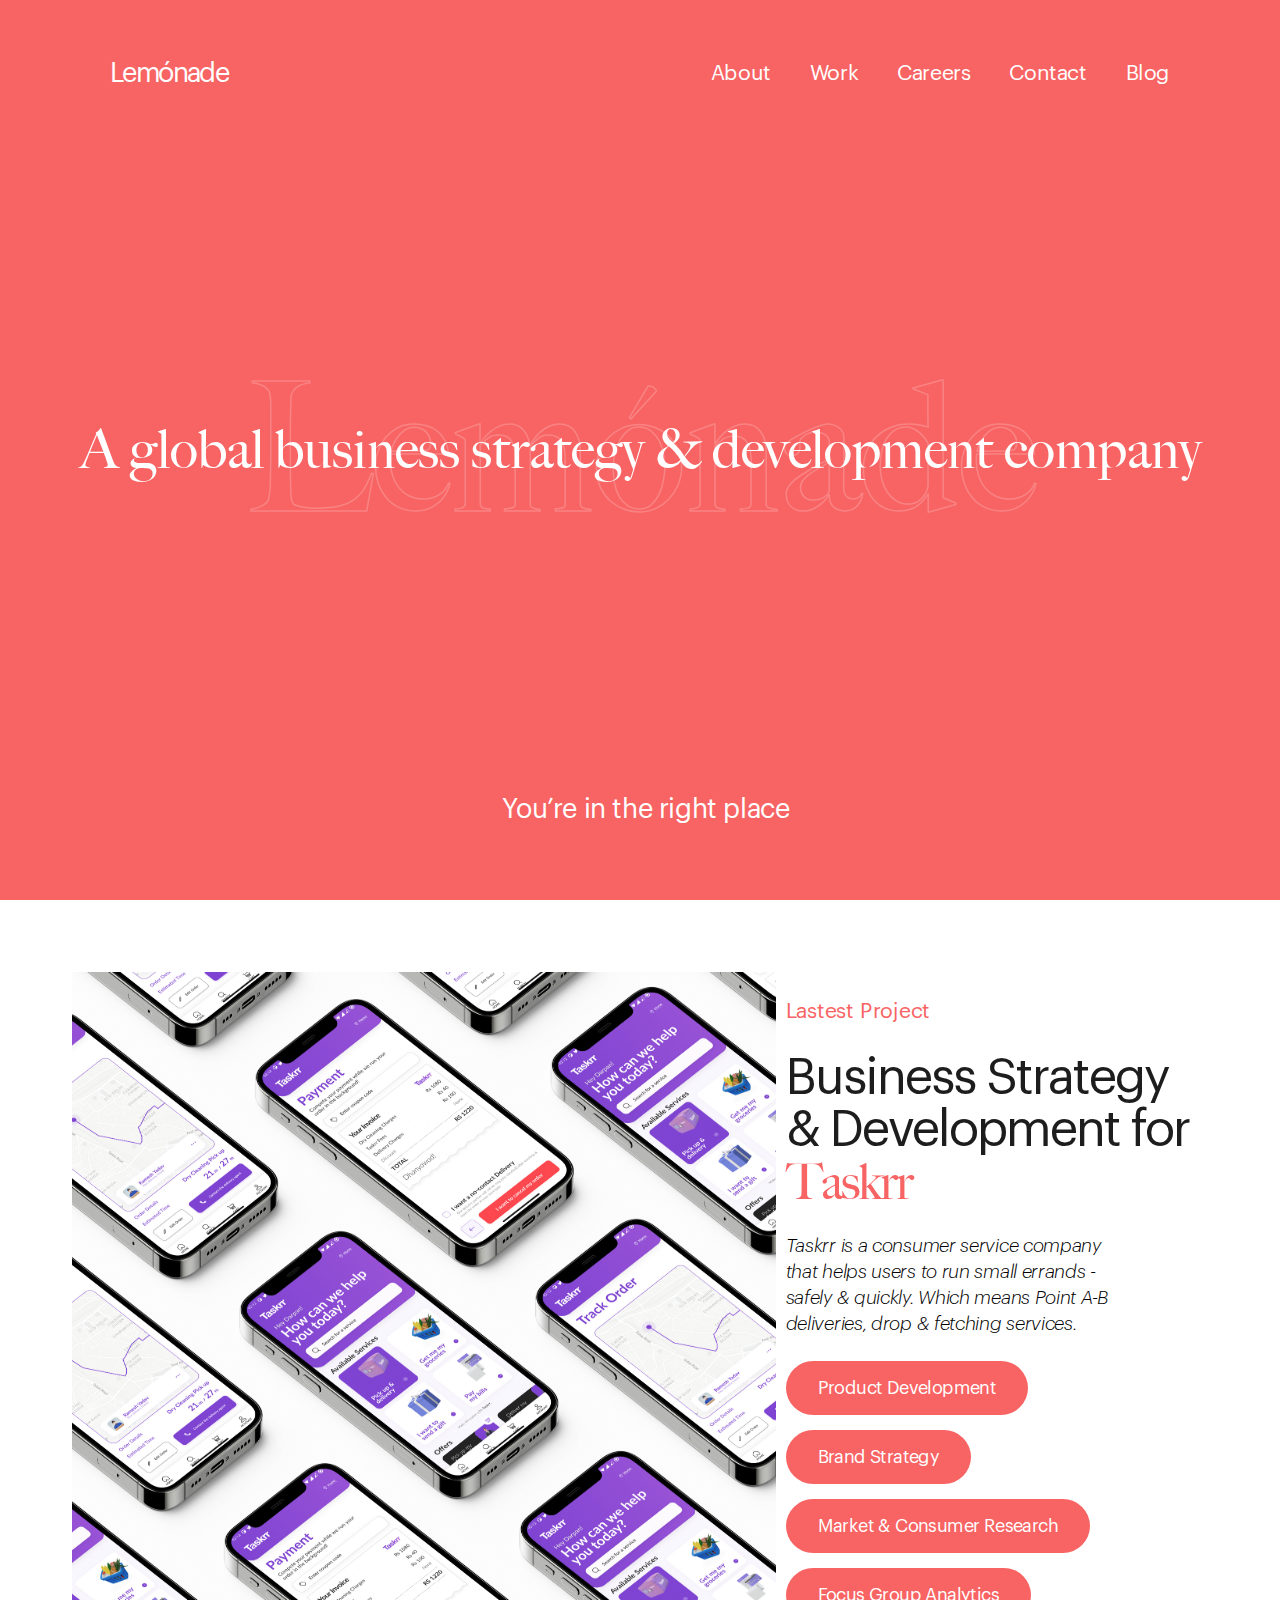
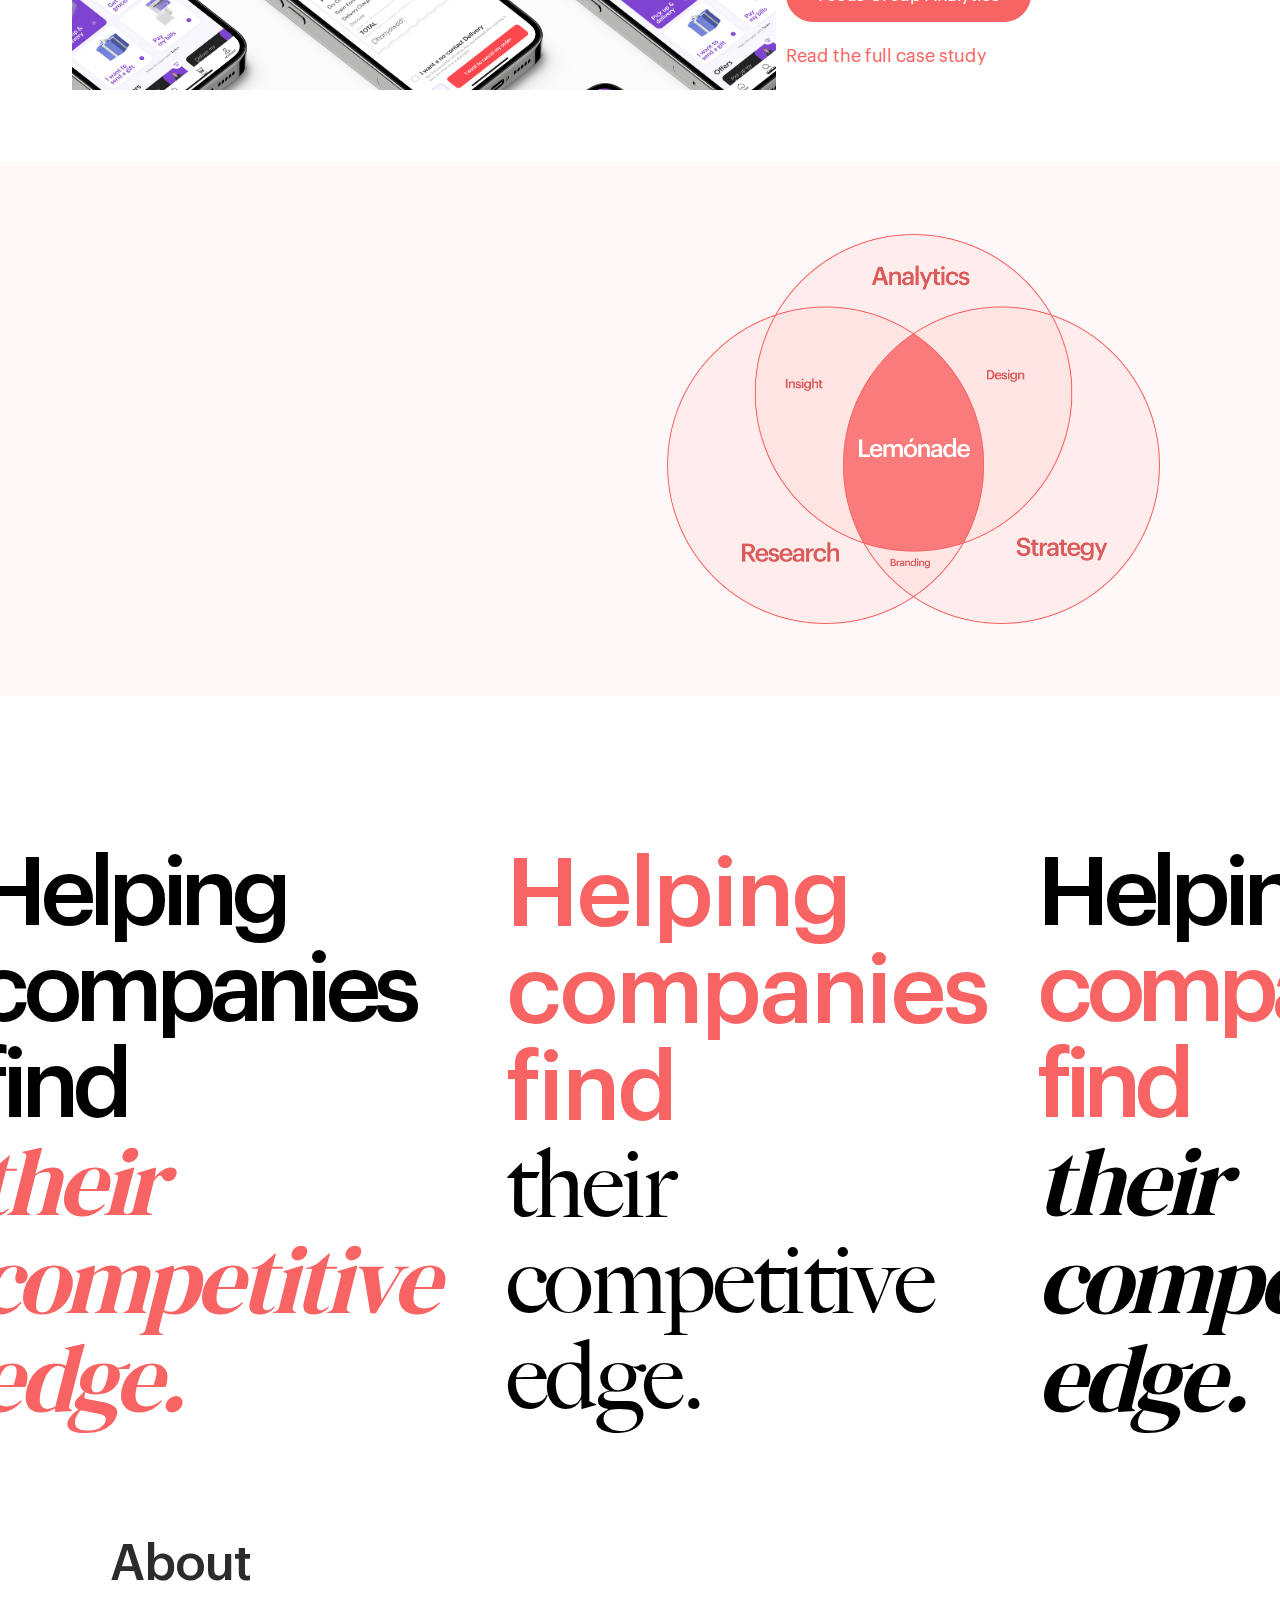
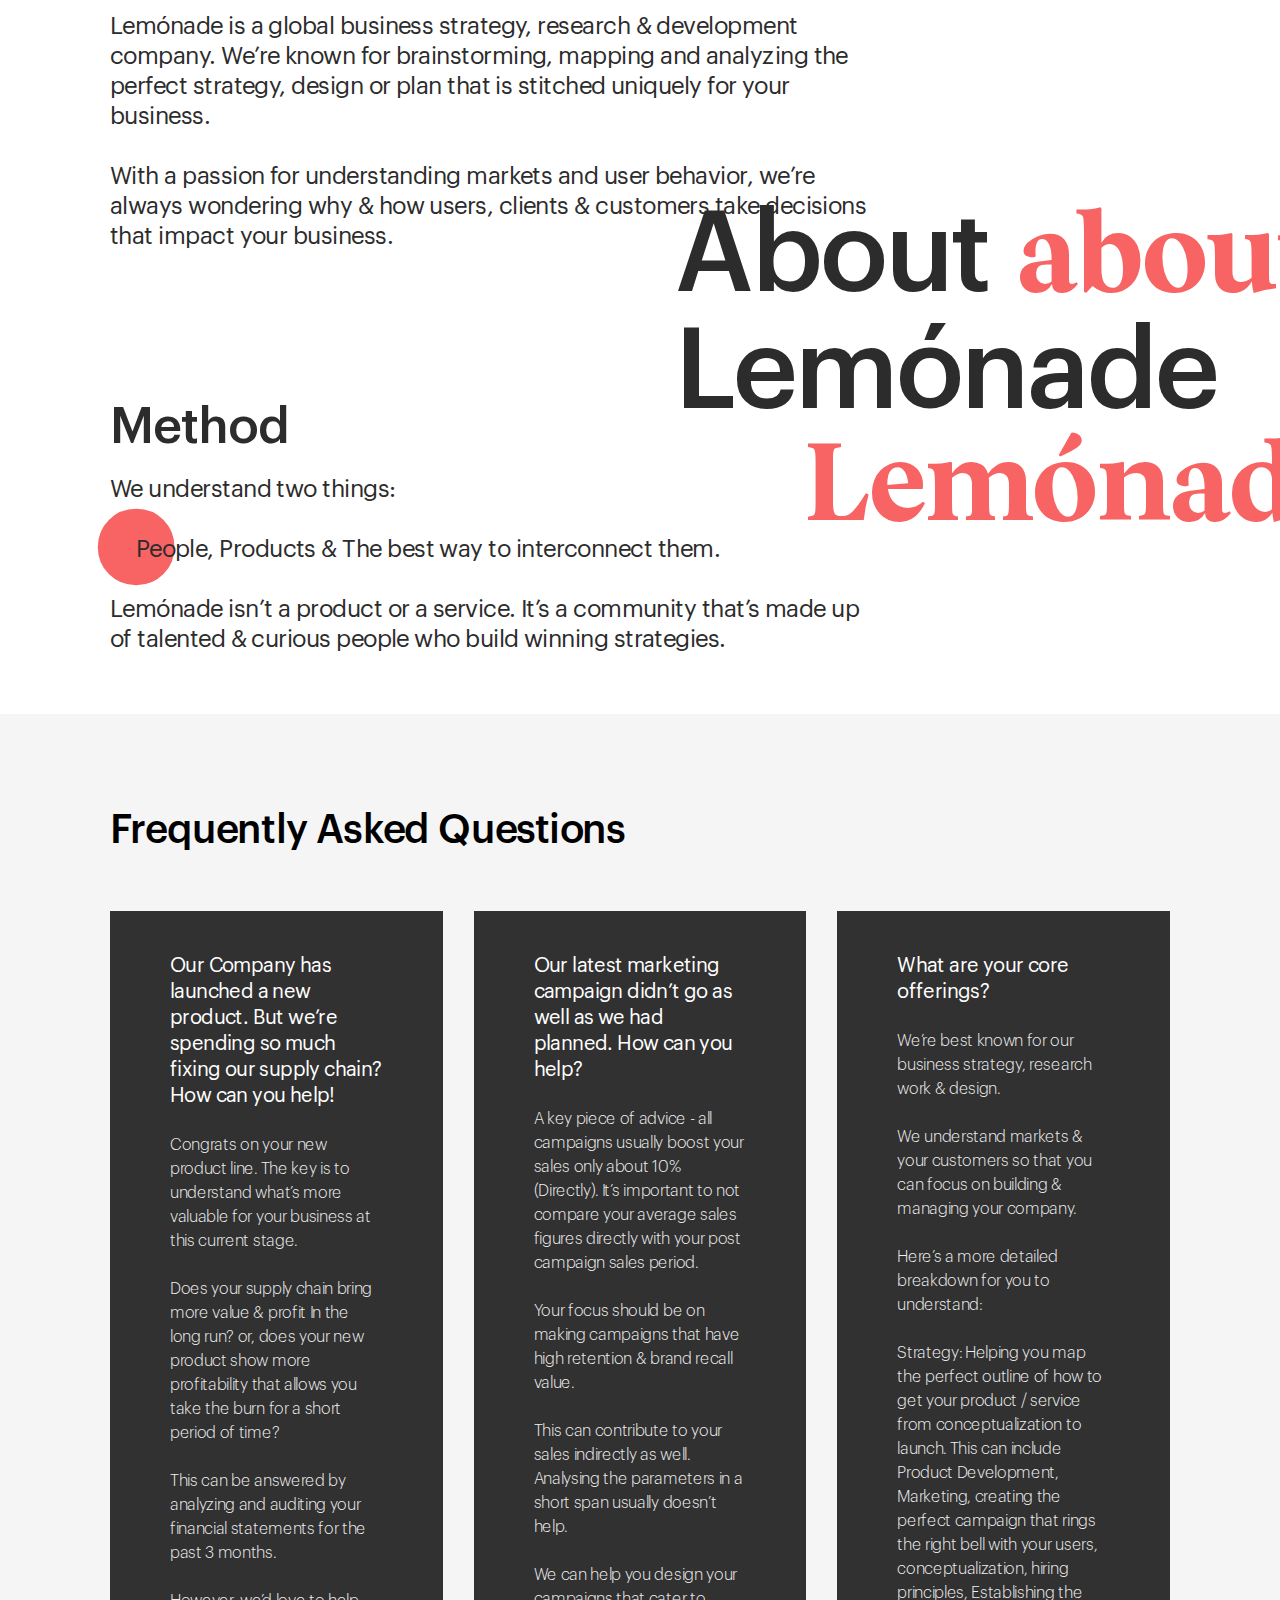
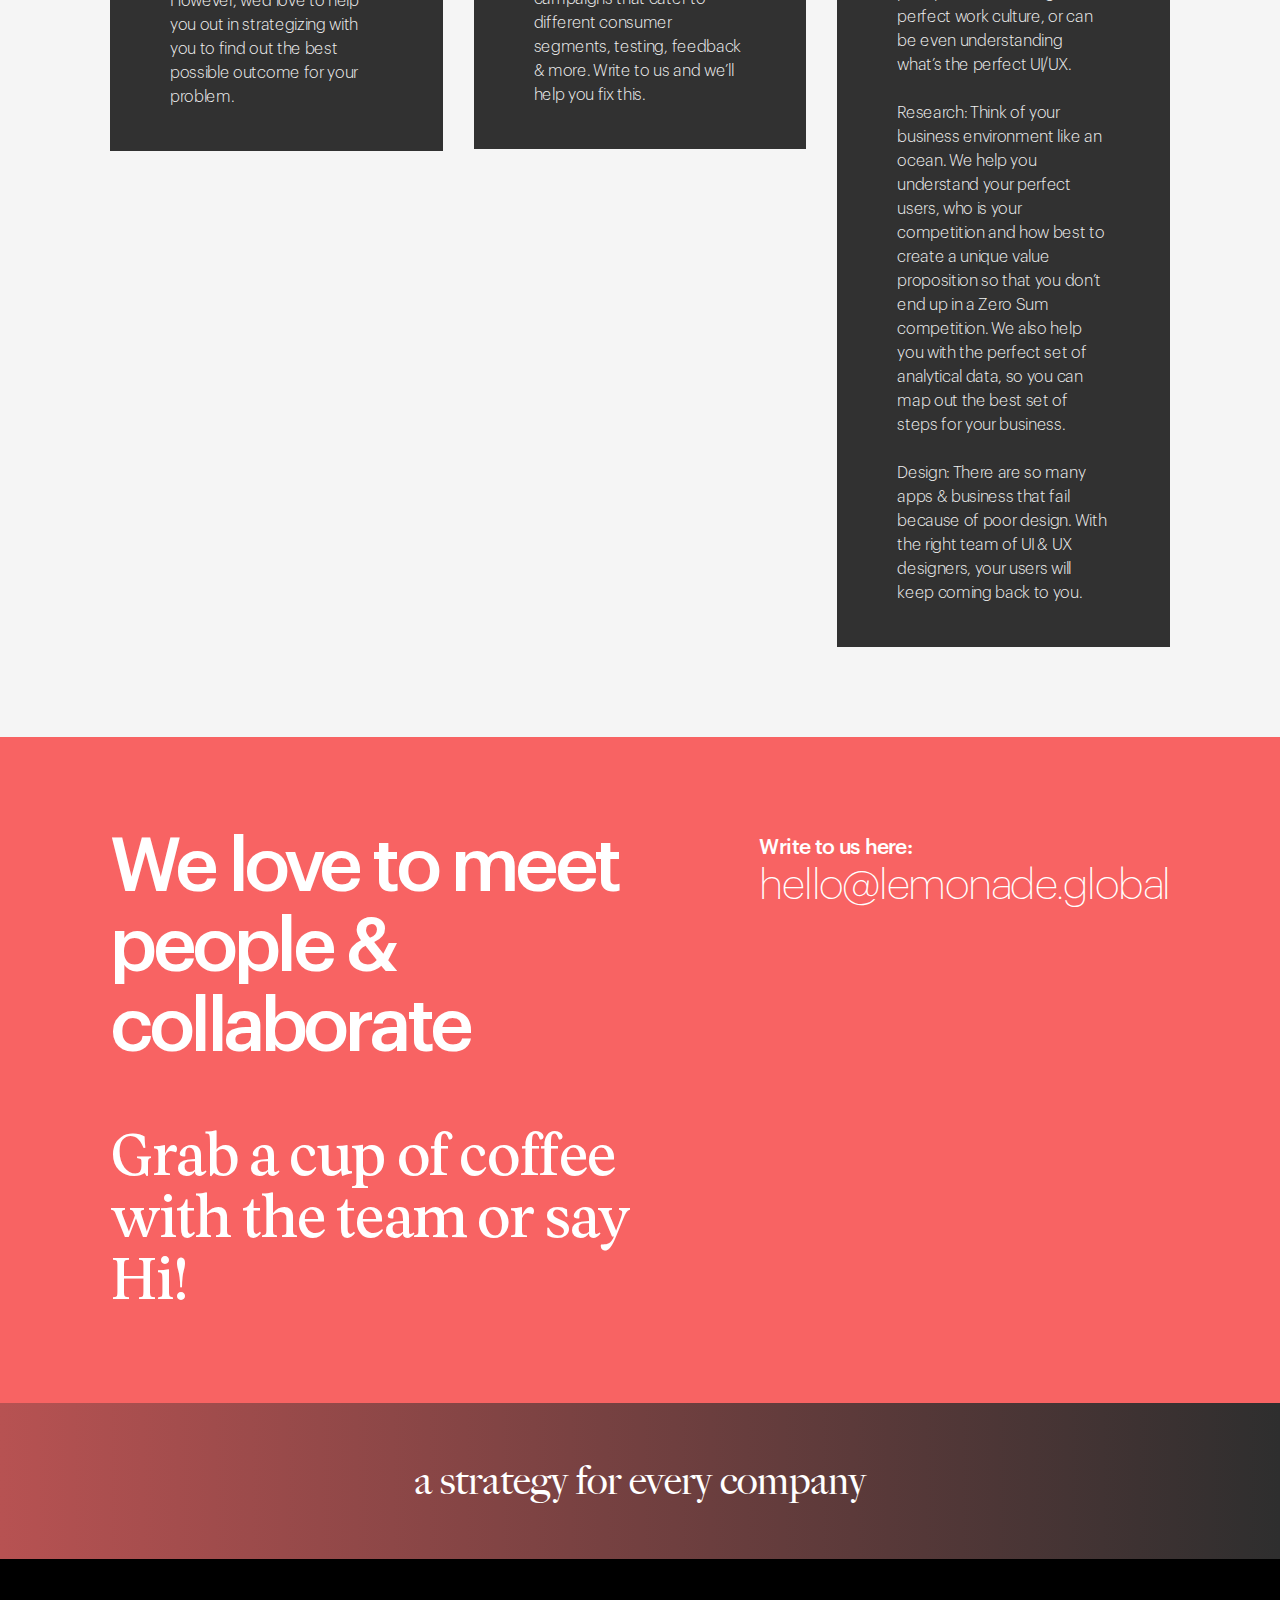
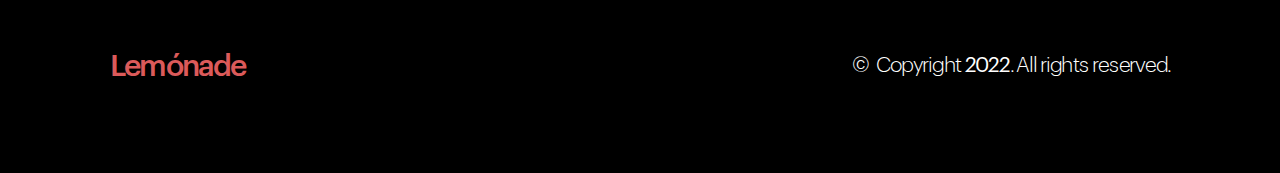
<file: index.html>
<!DOCTYPE html>
<html>
<head>
    <meta charset="UTF-8">
    <meta http-equiv="X-UA-Compatible" content="IE=edge">
    <meta name="viewport" content="width=device-width, initial-scale=1.0">
    <link rel="stylesheet" href="css/index.css">
    
    <link rel="stylesheet" href="fonts/vesterbro/vesterbro.css">
    <link rel="stylesheet" href="fonts/graphik/graphik.css">
    <link rel="stylesheet" href="fonts/bigCaslon/bigCaslon.css">
    <link rel="stylesheet" href="fonts/dmSerif/dmSerif.css">
    
    <link rel="stylesheet" href="https://pro.fontawesome.com/releases/v5.10.0/css/all.css" integrity="sha384-AYmEC3Yw5cVb3ZcuHtOA93w35dYTsvhLPVnYs9eStHfGJvOvKxVfELGroGkvsg+p" crossorigin="anonymous"/>
    <title>Lemonade</title>
</head>

<body>
    <nav>
        <a href="index.html"> 
            <label class="logo">
                Lemónade
            </label> 
        </a>
        <div class="openMenu"><i class="fa fa-bars"></i></div>
        <ul class="mainMenu">
            <li><a class="a" href="#about">About</a></li>
            <li><a class="a" href="work.html">Work</a></li>
            <li><a class="a" href="career.html">Careers</a></li>
            <li><a class="a" href="#contact">Contact</a></li>
            <li><a class="a" href="#">Blog</a></li>
            
            <div class="closeMenu"><i class="fa fa-times"></i></div>
            
            <!-- <span class="icons">
                <i class="fab fa-facebook"></i>
                <i class="fab fa-instagram"></i>
                <i class="fab fa-twitter"></i>
                <i class="fab fa-github"></i>
            </span> -->
        </ul>
    </nav>

    <div class="hero">
        <h1 class="title">
            A global business strategy & development company
        </h1>

        <h1 class="watermark">
            Lemónade
        </h1>

        <div class="scroll">
            <h2> <i class="fas fa-long-arrow-down" style="margin-right: 12px;"> </i>You’re in the right place </h2>
        </div>
    </div>

    <div class="latest">
        <img src="images/Project.png" alt="" class="leftImage" />

        <div class="projectInfo">
            <div class="content">
                <h4>Lastest Project</h4>

                <h1>
                    Business Strategy &
                    Development for <span>Taskrr</span>
                </h1>

                <p class="aboutProject">
                    Taskrr is a consumer service company that helps users to run small errands - safely & quickly. Which means Point A-B deliveries, drop & fetching services.
                </p>

                <div class="tags">
                        <div class="tag">Product Development</div>
                        <div class="tag">Brand Strategy</div>
                        <div class="tag">Market & Consumer Research</div>
                        <div class="tag">Focus Group Analytics</div>
                </div>

                <p class="readMore">
                    Read the full case study <i class="fas fa-long-arrow-right"></i>
                </p>
            </div>
        </div>
    </div>

    <div class="vennDiagram">
        <img src="images/Venn Diagram.png" alt="">
    </div>

    <div class="boldText">
        <div class="first">
            Helping companies find <span>their competitive edge. </span>
        </div>

        <div class="second">
            <span>Helping companies find </span>their competitive edge. 
        </div>

        <div class="third">
            Helping <span class="red">companies find </span><span>their competitive edge.</span>
        </div>
    </div>

    <div class="about" id="about">
        <div class="left">
            <div class="company">
                <div class="heading">About</div>
                <p>
                    Lemónade is a global business strategy, research & development company. We’re known for brainstorming, mapping and analyzing the perfect strategy, design or plan that is stitched uniquely for your business. <br/> <br/>
                    With a passion for understanding markets and user behavior, we’re always wondering why & how users, clients & customers take decisions that impact your business.
                </p>
            </div>

            <div class="method">
                <div class="heading">Method</div>
                <p>
                    We understand two things: <br/> <br/> 
                    <span>People, Products & The best way to interconnect them. <br/> <br/> </span>
                    Lemónade isn’t a product or a service. It’s a community that’s made up of talented & curious people who build winning strategies.
                </p>
            </div>
        </div>
        <div class="right">
            <div class="title">
                About <span>about</span><br> 
                Lemónade <br>
                <span class="bottom">&nbsp;Lemónade </span>
            </div>
        </div>
    </div>

    <div class="faq">
        <h1>Frequently Asked Questions</h1>

        <div class="row">
            <div class="question">
                <h3 class="heading">
                    Our Company has launched a new product. But we’re spending so much fixing our supply chain? How can you help!
                </h3>
                <p class="answer">
                    Congrats on your new product line. The key is to understand what’s more valuable for your business at this current stage. <br> <br> 
                    Does your supply chain bring more value & profit In the long run? or, does your new product show more profitability that allows you take the burn for a short period of time? <br> <br>
                    This can be answered by analyzing and auditing your financial statements for the past 3 months. <br> <br>
                    However, we’d love to help you out in strategizing with you to find out the best possible outcome for your problem.
                </p>
            </div>

            <div class="question">
                <h3 class="heading">
                    Our latest marketing campaign didn’t go as well as we had planned. How can you help?
                </h3>
                <p class="answer">
                    A key piece of advice - all campaigns usually boost your sales only about 10% (Directly). It’s important to not compare your average sales figures directly with your post campaign sales period. <br> <br>
                    Your focus should be on making campaigns that have high retention & brand recall value. <br> <br> This can contribute to your sales indirectly as well. Analysing the parameters in a short span usually doesn’t help. <br> <br> 
                    We can help you design your campaigns that cater to different consumer segments, testing, feedback & more. Write to us and we’ll help you fix this.
                </p>
            </div>

            <div class="question">
                <h3 class="heading">
                    What are your core offerings?
                </h3>
                <p class="answer">
                    We’re best known for our business strategy, research work & design. <br> <br>
                    We understand markets & your customers so that you can focus on building & managing your company. <br> <br>
                    Here’s a more detailed breakdown for you to understand: <br> <br> 
                    Strategy: Helping you map the perfect outline of how to get your product / service from conceptualization to launch. This can include Product Development, Marketing, creating the perfect campaign that rings the right bell with your users, conceptualization, hiring principles, Establishing the perfect work culture, or can be even understanding what’s the perfect UI/UX. <br> <br> 
                    Research: Think of your business environment like an ocean. We help you understand your perfect users, who is your competition and how best to create a unique value proposition so that you don’t end up in a Zero Sum competition. We also help you with the perfect set of analytical data, so you can map out the best set of steps for your business. <br> <br> 
                    Design: There are so many apps & business that fail because of poor design. With the right team of UI & UX designers, your users will keep coming back to you.
                </p>
            </div>
        </div>
        <a name="contact">
            <div class="contact">
                <h1>Got a question? <span>Let’s hear it.</span></h1>
            </div>
        </a>
    </div>        

    <div class="meet">
        <div class="left">
            <h1>
                We love to meet <br> people & collaborate
            </h1>

            <h2>
                Grab a cup of coffee with the team or say Hi!
            </h2>
        </div>
        <div class="right">
            <h3>Write to us here:</h3>
            <a href="mailto:hello@lemonade.global">
                <h1>hello@lemonade.global</h1>
            </a>
        </div>
    </div>

    <div class="tagline">
        a strategy for every company
    </div>

    <footer>
        <h1>Lemónade</h1>
        <h4>&copy; &nbsp;Copyright <span>2022</span>. All rights reserved.</h4>
    </footer>

    <script src="script.js"></script>
</body>

</html>
</file>
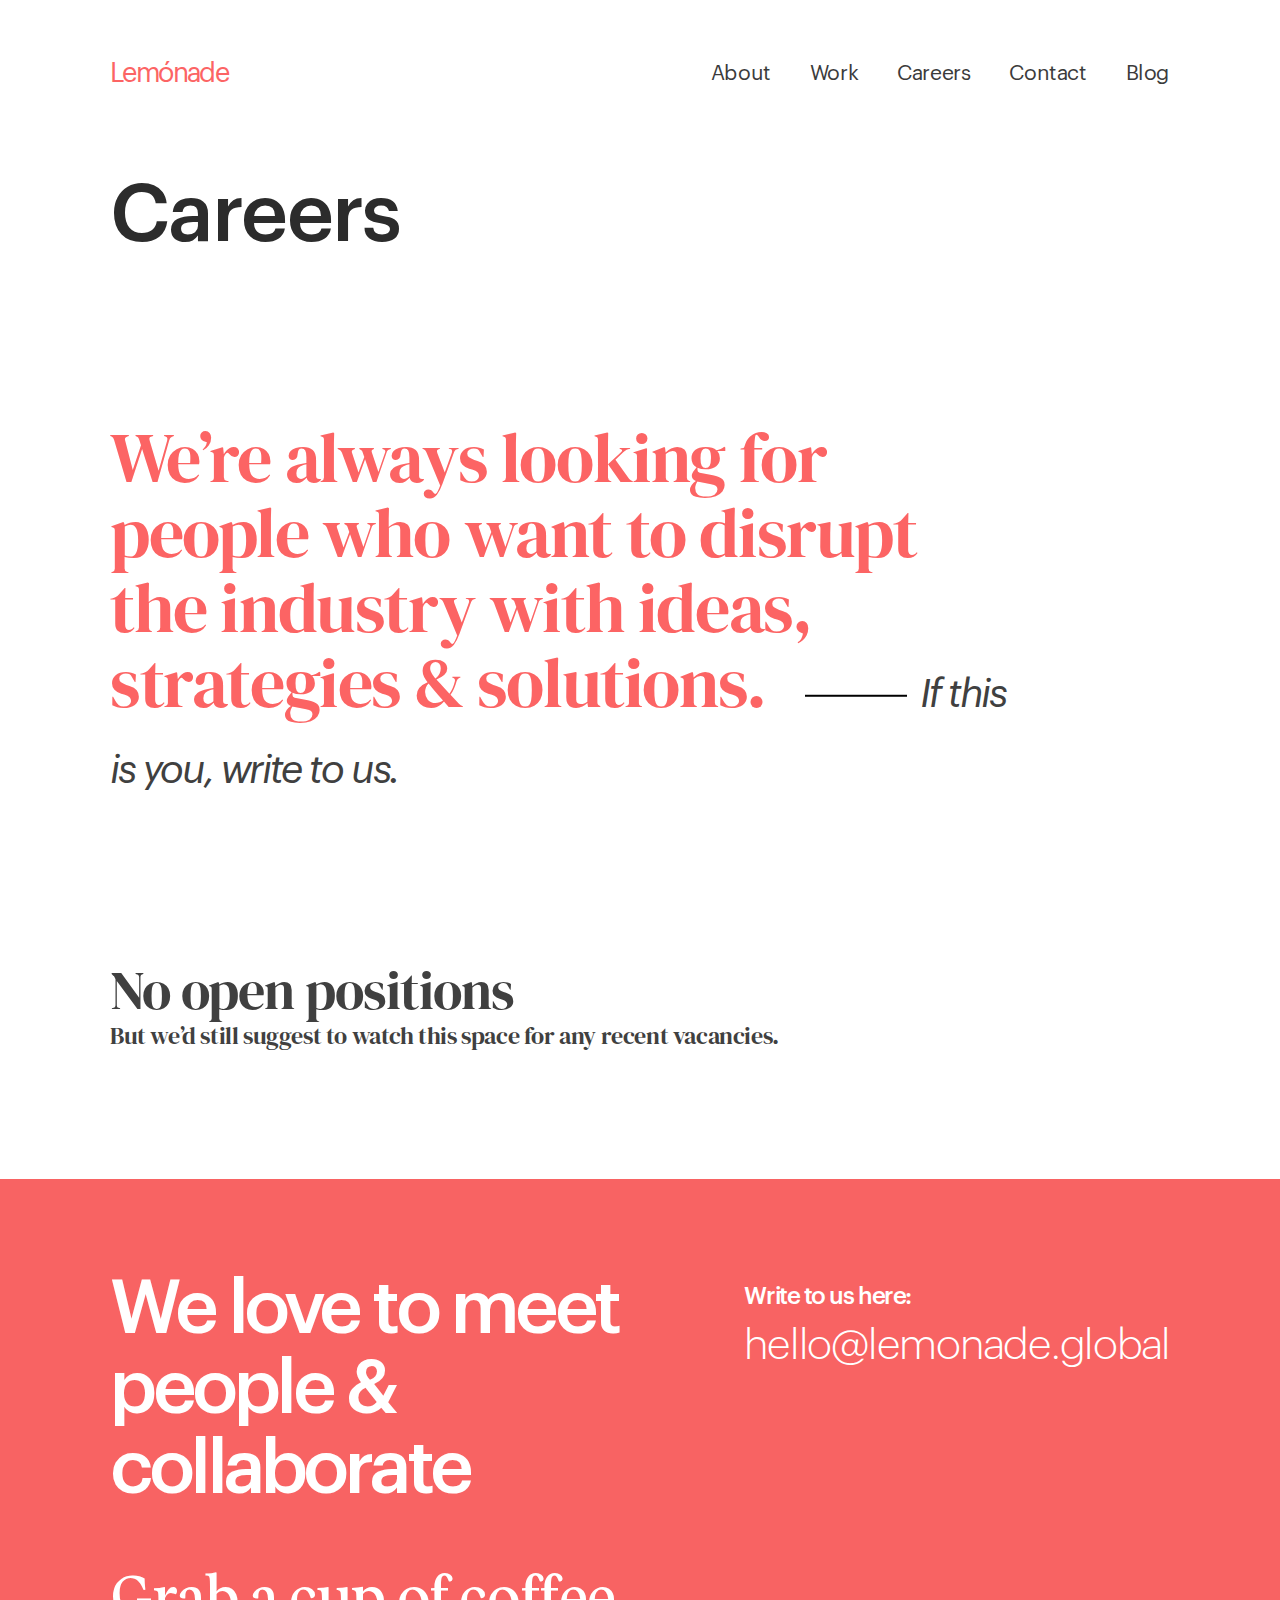
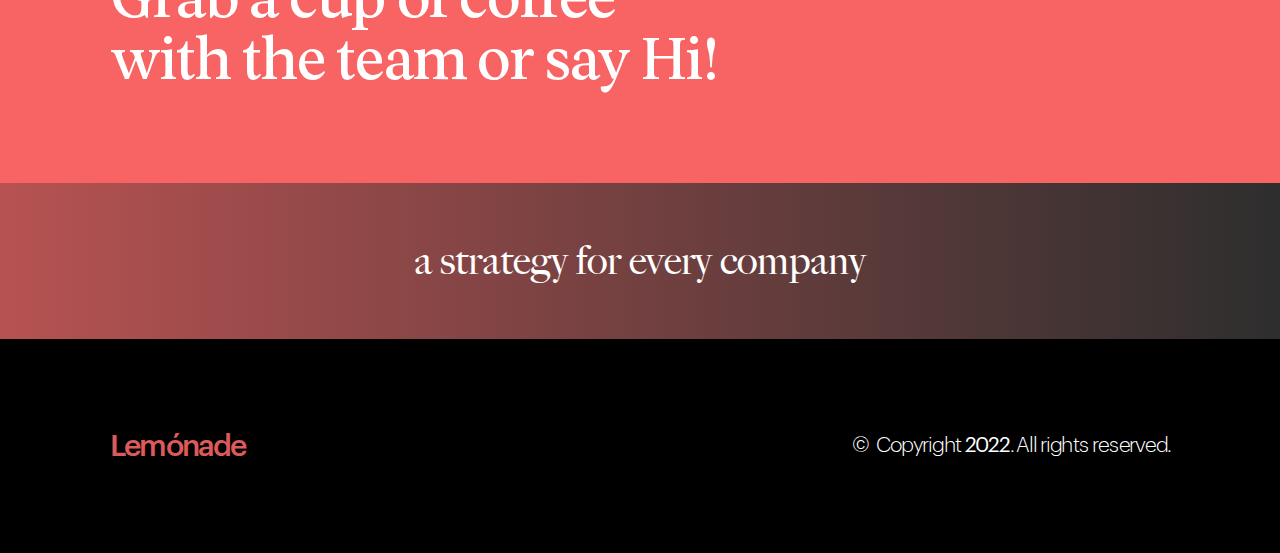
<file: career.html>
<!DOCTYPE html>
<html>
<head>
    <meta charset="UTF-8">
    <meta http-equiv="X-UA-Compatible" content="IE=edge">
    <meta name="viewport" content="width=device-width, initial-scale=1.0">
    <link rel="stylesheet" href="css/career.css">

    <link rel="stylesheet" href="fonts/vesterbro/vesterbro.css">
    <link rel="stylesheet" href="fonts/graphik/graphik.css">
    <link rel="stylesheet" href="fonts/bigCaslon/bigCaslon.css">
    <link rel="stylesheet" href="fonts/dmSerif/dmSerif.css">
    
    <!-- <link rel="stylesheet prefetch" href="https://cdn.rawgit.com/mfd/e7842774e037edf15919037594a79b2b/raw/665bdfc532094318449f1010323c84013d5af953/graphik.css"> -->
    <link rel="stylesheet" href="https://pro.fontawesome.com/releases/v5.10.0/css/all.css" integrity="sha384-AYmEC3Yw5cVb3ZcuHtOA93w35dYTsvhLPVnYs9eStHfGJvOvKxVfELGroGkvsg+p" crossorigin="anonymous"/>
    <link rel="stylesheet" href="https://maxcdn.bootstrapcdn.com/font-awesome/4.4.0/css/font-awesome.min.css">
    <title>Lemonade</title>
</head>

<body>
    <nav>
        <a href="index.html"> 
            <label class="logo">
                Lemónade
            </label> 
        </a>
        <div class="openMenu"><i class="fa fa-bars"></i></div>
        <ul class="mainMenu">
            <li><a class="a" href="#about">About</a></li>
            <li><a class="a" href="work.html">Work</a></li>
            <li><a class="a" href="career.html">Careers</a></li>
            <li><a class="a" href="#contact">Contact</a></li>
            <li><a class="a" href="#">Blog</a></li>
            
            <div class="closeMenu"><i class="fa fa-times"></i></div>
            
            <!-- <span class="icons">
                <i class="fab fa-facebook"></i>
                <i class="fab fa-instagram"></i>
                <i class="fab fa-twitter"></i>
                <i class="fab fa-github"></i>
            </span> -->
        </ul>
    </nav>

    <h1 class="pageTitle">
        Careers
    </h1>

    <h1 class="quote">
        We’re always looking for people who want to disrupt the industry with ideas, strategies & solutions.
        <span>If this is you, write to us.</span>
    </h1>

    <div class="positions">
        <h3>No open positions</h3>
        <h5>But we’d still suggest to watch this space for any recent vacancies.</h5>
    </div>

    <div class="meet">
        <div class="left">
            <h1>
                We love to meet <br> people & collaborate
            </h1>

            <h2>
                Grab a cup of coffee with the team or say Hi!
            </h2>
        </div>
        <div class="right">
            <h3>Write to us here:</h3>
            <a href="mailto:hello@lemonade.global">
                <h1>hello@lemonade.global</h1>
            </a>
        </div>
    </div>

    <div class="tagline">
        a strategy for every company
    </div>

    <footer>
        <a href="#"><h1>Lemónade</h1> </a>
        <h4>&copy; &nbsp;Copyright <span>2022</span>. All rights reserved.</h4>
    </footer>
    
    <script src="script.js"></script>
</body>

</html>
</file>
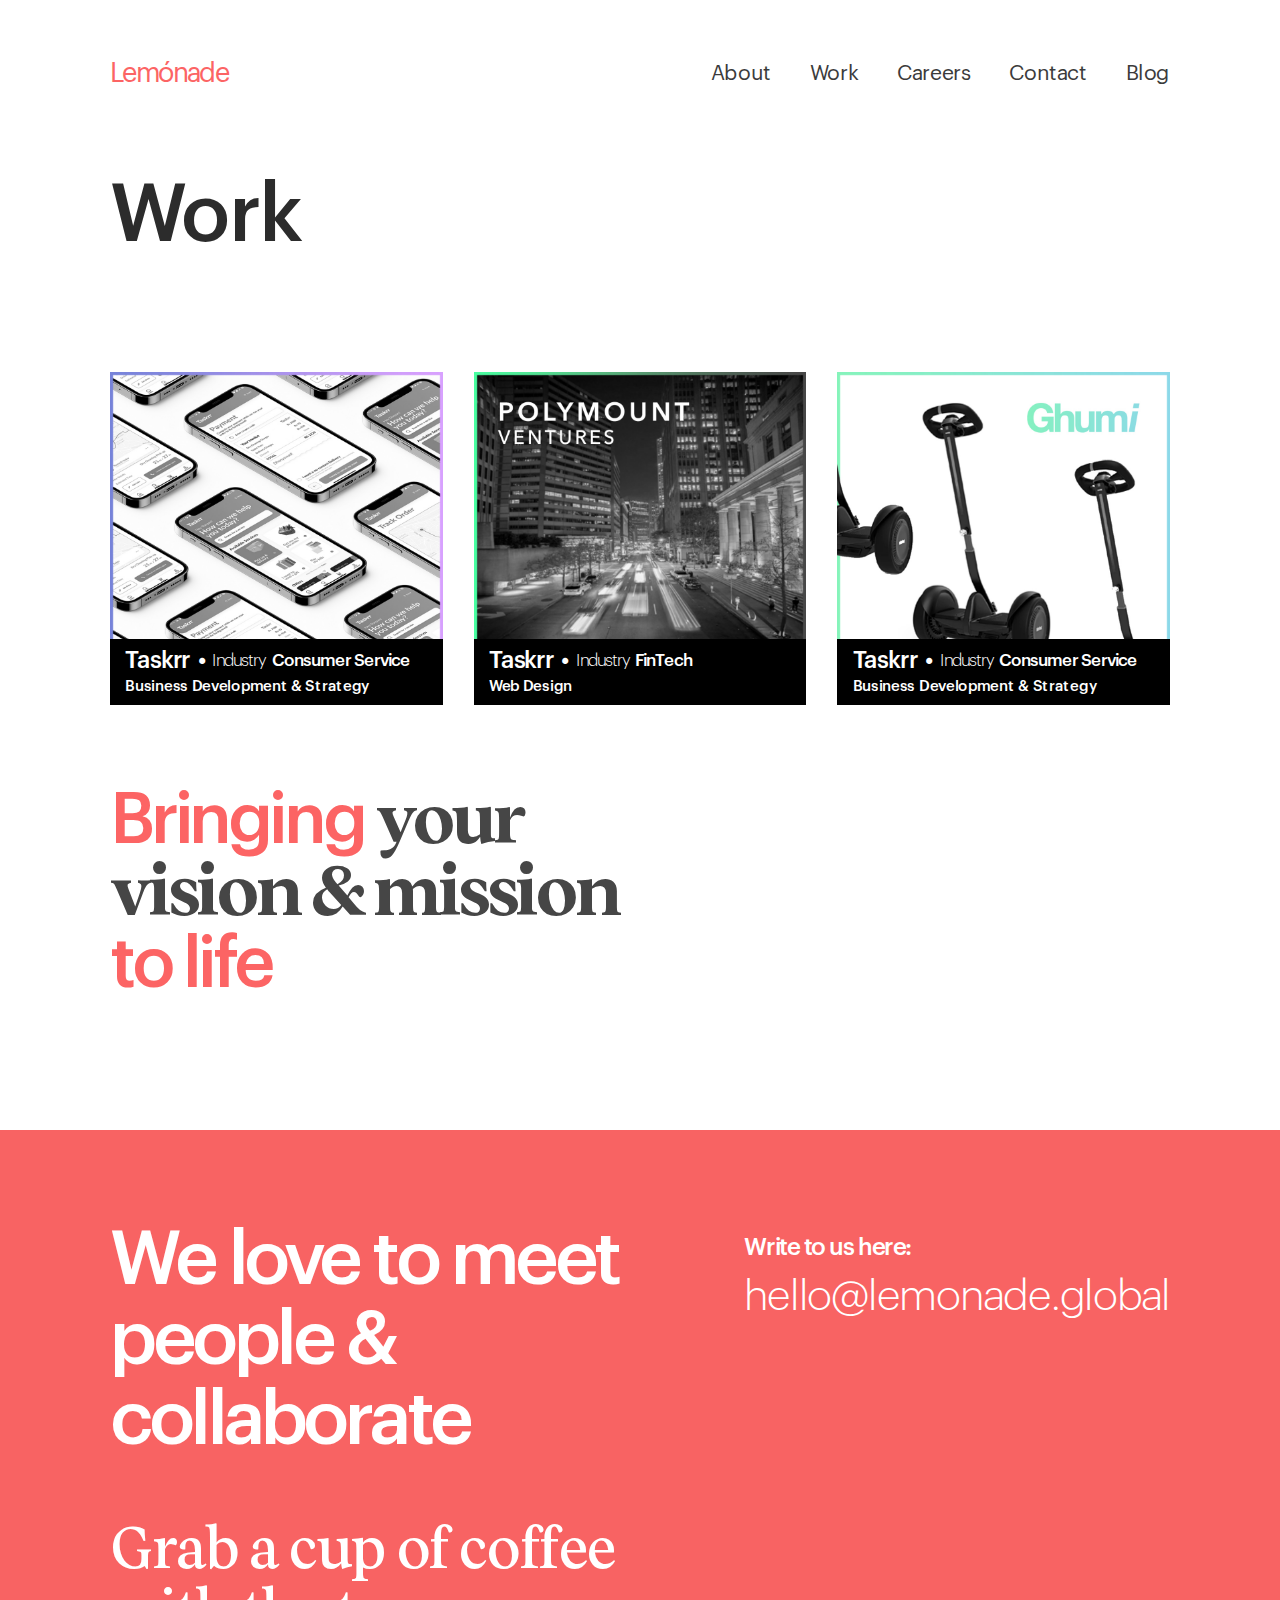
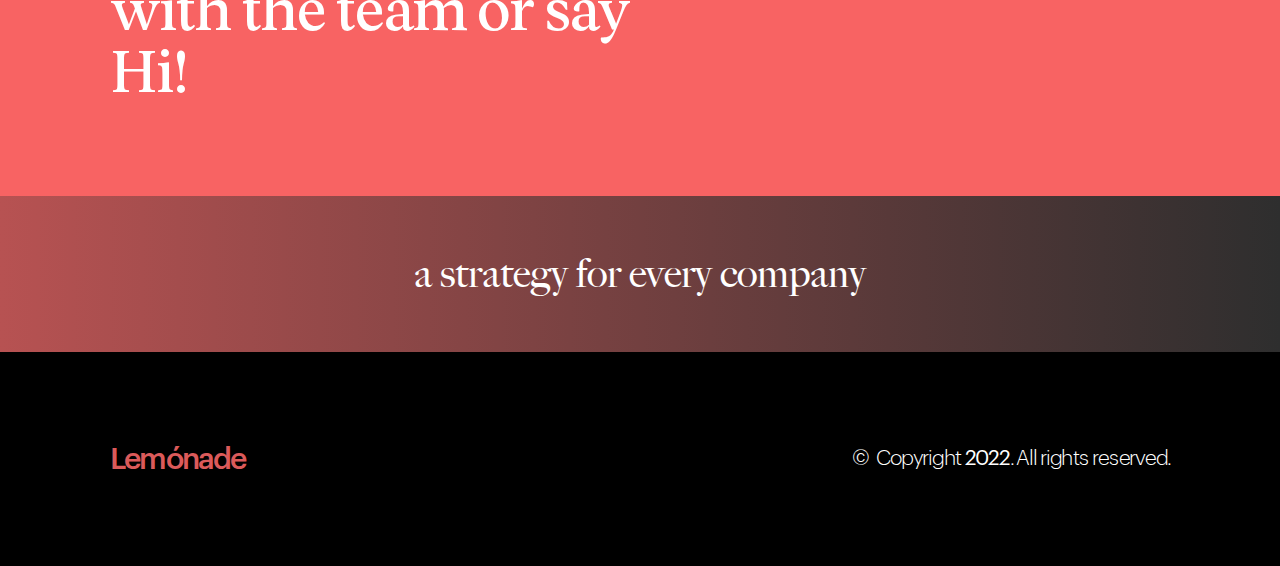
<file: work.html>
<!DOCTYPE html>
<html>
<head>
    <meta charset="UTF-8">
    <meta http-equiv="X-UA-Compatible" content="IE=edge">
    <meta name="viewport" content="width=device-width, initial-scale=1.0">
    <link rel="stylesheet" href="css/work.css">

    <link rel="stylesheet" href="fonts/vesterbro/vesterbro.css">
    <link rel="stylesheet" href="fonts/graphik/graphik.css">
    <link rel="stylesheet" href="fonts/bigCaslon/bigCaslon.css">
    <link rel="stylesheet" href="fonts/dmSerif/dmSerif.css">

    <!-- <link rel="stylesheet prefetch" href="https://cdn.rawgit.com/mfd/e7842774e037edf15919037594a79b2b/raw/665bdfc532094318449f1010323c84013d5af953/graphik.css"> -->
    <link rel="stylesheet" href="https://pro.fontawesome.com/releases/v5.10.0/css/all.css" integrity="sha384-AYmEC3Yw5cVb3ZcuHtOA93w35dYTsvhLPVnYs9eStHfGJvOvKxVfELGroGkvsg+p" crossorigin="anonymous"/>
    <link rel="stylesheet" href="https://maxcdn.bootstrapcdn.com/font-awesome/4.4.0/css/font-awesome.min.css">
    <title>Lemonade</title>
</head>

<body>
    <nav>
        <a href="index.html"> 
            <label class="logo">
                Lemónade
            </label> 
        </a>
        <div class="openMenu"><i class="fa fa-bars"></i></div>
        <ul class="mainMenu">
            <li><a class="a" href="#about">About</a></li>
            <li><a class="a" href="work.html">Work</a></li>
            <li><a class="a" href="career.html">Careers</a></li>
            <li><a class="a" href="#contact">Contact</a></li>
            <li><a class="a" href="#">Blog</a></li>
            
            <div class="closeMenu"><i class="fa fa-times"></i></div>
            
            <!-- <span class="icons">
                <i class="fab fa-facebook"></i>
                <i class="fab fa-instagram"></i>
                <i class="fab fa-twitter"></i>
                <i class="fab fa-github"></i>
            </span> -->
        </ul>
    </nav>

    <h1 class="pageTitle">
        Work
    </h1>

    <div class="projects">
        <div class="project">
            <img src="images/Taskrr.png" alt="" class="cover">
            <div class="bottomBox">
                <div class="topLine">
                    <h3 class="companyName">Taskrr</h3>
                    <h5 class="industry"><span>Industry</span>&nbsp;Consumer Service</h5>
                </div>
                <div class="bottomLine">
                    <h4 class="job">Business Development & Strategy</h4>
                </div>
            </div>
        </div>
        <div class="project">
            <img src="images/Polymount.png" alt="" class="cover">
            <div class="bottomBox">
                <div class="topLine">
                    <h3 class="companyName">Taskrr</h3>
                    <h5 class="industry"><span>Industry</span>&nbsp;FinTech</h5>
                </div>
                <div class="bottomLine">
                    <h4 class="job">Web Design</h4>
                </div>
            </div>
        </div>
        <div class="project">
            <img src="images/Ghumi.png" alt="" class="cover">
            <div class="bottomBox">
                <div class="topLine">
                    <h3 class="companyName">Taskrr</h3>
                    <h5 class="industry"><span>Industry</span>&nbsp;Consumer Service</h5>
                </div>
                <div class="bottomLine">
                    <h4 class="job">Business Development & Strategy</h4>
                </div>
            </div>
        </div>
    </div>

    <h1 class="quote">
        Bringing <span>your <br> vision & mission</span> to life
    <h1>

    <div class="meet">
        <div class="left">
            <h1>
                We love to meet <br> people & collaborate
            </h1>

            <h2>
                Grab a cup of coffee with the team or say Hi!
            </h2>
        </div>
        <div class="right">
            <h3>Write to us here:</h3>
            <a href="mailto:hello@lemonade.global">
                <h1>hello@lemonade.global</h1>
            </a>
        </div>
    </div>

    <div class="tagline">
        a strategy for every company
    </div>

    <footer>
        <h1>Lemónade</h3>
        <h4>&copy; &nbsp;Copyright <span>2022</span>. All rights reserved.</h4>
    </footer>

    <script src="script.js"></script>
</body>

</html>
</file>
<file: css/index.css>
*{
    margin: 0;
    padding: 0;
    list-style: none;
    text-decoration: none;
    scroll-behavior: smooth;
    box-sizing: border-box;
}

nav{
    /* background-color: #DB5A5A; */
    position: absolute;
    padding: 60px 110px;
    width: 100vw;
    max-width:100%;
}

.logo {
    font: normal normal normal 27px/27px 'Graphik';
    letter-spacing: -1.6px;
    color: #fff;
    /* font-family: 'Graphik'; */
    /* font-size: 27px; */
    /* font-weight: 400; */
}

nav .mainMenu{
    float: right;
}

nav .mainMenu li{
    display: inline-block;
    margin: 0 0 0 35px;
}

nav .mainMenu li a{
    font: normal normal 400 21px/27px 'Graphik';
    text-decoration: none;
    color: #fff;
    letter-spacing: -0.4px;
    /* font-family: 'Graphik'; */
    /* font-size: 21px;
    font-weight: 100; */
}

nav .openMenu{
    color: #fff;
    float: right;
    font-size: 21px;
    display: none;
    cursor: pointer;
}

nav .closeMenu, .icons i{
    font-size: 21px;
    color: #fff;
    display: none;
    cursor: pointer;
}

.hero {
    background-color: #F86363;
    height: 100vh;
    top: 0;
    z-index: -1;
    position: relative;
}

.hero .title{
    color: #fff;
    position: absolute;
    top: 50%;
    white-space: nowrap;
    left: 50%;
    font:normal normal 500 60px/72px 'Big Caslon';
    transform: translate(-50%, -50%);
    /* z-index: 1; */
}

.hero .watermark{
    opacity: 20%;
    color: transparent;
    -webkit-text-stroke: 1.5px #fff;
    font:normal normal 500 196px/216px 'Big Caslon';
    transform: translate(-50%, -50%);
    position: absolute;
    top: 50%;
    left: 50%;
}

.hero .scroll{
    top: 90%;
    position: absolute;
    left: 50%;
    transform: translate(-50%, -50%);
}

.hero .scroll h2{
    color: #fff;
    font: normal normal normal 27px/40px 'Graphik';
    letter-spacing: -0.4px;
}

.latest{
    display: flex;
    justify-content: space-between;
    padding: 72px 72px 72px 72px;
}

.latest .leftImage{
    width: 55vw;
}

.latest .projectInfo{
    width: 33vw;
    position: relative;
    align-items: center;
    display: flex;
}

/* .latest .projectInfo .content{
    position: absolute;
    top: 50%;
    left: 0%;
    transform: translate(0, -50%);
    color: #fff;
} */

.latest .projectInfo .content h4{
    color: #F86363;
    font: normal normal normal 21px/80px 'Graphik';
    letter-spacing: -0.23px;
}

.latest .projectInfo .content h1{
    font: normal normal normal 50px/52px 'Graphik';
    color: #1D1D1D;
    letter-spacing: -2px;
}

.latest .projectInfo .content h1 span{
    font:normal normal 500 50px/52px 'Big Caslon';
    color: #F86363;
}

.latest .projectInfo .content p{
    margin-top: 24px;
    width: 80%;
    font: italic normal 300 19px/26px 'Graphik';
    letter-spacing: -0.3px;
    color: #000000;
    margin-bottom: 24px;
}

/* .latest .projectInfo .content .tags .row1{
    display: flex;
    align-items: flex-start;
    margin-bottom: 15px;
} */

.latest .projectInfo .content .tags{
    display: flex;
    flex-wrap: wrap;
    row-gap: 15px;
    justify-content: flex-start;
}

.latest .projectInfo .content .tags .tag{
    background-color: #F86363;
    padding: 12px 32px;
    width: fit-content;
    border-radius: 27px;
    color: #fff;
    letter-spacing: -0.6px;
    margin-right: 15px;
    white-space: nowrap;
    font: normal normal normal 18px/30px 'Graphik';
}

/* .latest .projectInfo .content .tags .row2{
    display: flex;
    align-items: flex-start;
} */

.latest .projectInfo .content .readMore {
    font: normal normal normal 18px 'Graphik';
    color: #F86363;
}

.latest .projectInfo .content .readMore i{
    font-size: large;
    padding: 0px 0 0 6px;
}

.vennDiagram{
    display: flex;
    justify-content:flex-end;
    padding: 72px 120px 72px 120px;
    background-color: #FFF8F8;
}

.vennDiagram img{
    width: 38.5vw;
}

.boldText{
    margin-top: 150px;
    display: flex;
    max-width: 100vw;
    padding-bottom: 60px;
    overflow: hidden;
    justify-content: space-between;
}

.boldText .first{
    margin-left: -2vw;
    width: 21vw;
    letter-spacing: -7.2px;
    font:normal normal 500 96px/96px 'Graphik';
}

.boldText .first span{
    font: italic normal normal 96px/96px 'DM Serif Display';
    letter-spacing: -4px;
    color: #F86363;
}

.boldText .second{
    width: 21vw;
    letter-spacing: -2.4px;
    font:normal normal 500 96px/96px 'Big Caslon';
}

.boldText .second span{
    color: #F86363;
    font:normal normal 500 96px/96px 'Graphik';
}

.boldText .third{
    margin-right: -2vw;
    width: 21vw;
    letter-spacing: -7.2px;
    font:normal normal 500 96px/96px 'Graphik';
}

.boldText .third .red{
    color: #F86363;
    letter-spacing: -7.2px;
    font:normal normal 500 96px/96px 'Graphik';
}

.boldText .third span{
    font: italic normal normal 96px/96px 'DM Serif Display';
    letter-spacing: -4px;
}

.about {
    overflow: hidden;
    display: flex;
    padding: 60px 110px;
    justify-content: space-between;
}

.about .left{
    width: 60vw;
}

.about .left .company .heading{
    font: normal normal 500 50px/33px 'Graphik';
    letter-spacing: -1px;
    color: #2C2C2C;
    margin-bottom: 30px;
}

.about .left .company p{
    font: normal normal normal 24px/30px 'Graphik';
    letter-spacing: -0.54px;
    color: #2C2C2C;
}

.about .left .method{
    margin-top: 160px;
}

.about .left .method .heading{
    font: normal normal 500 50px/33px 'Graphik';
    letter-spacing: -1px;
    color: #2C2C2C;
    margin-bottom: 30px;
}

.about .left .method p{
    font: normal normal normal 24px/30px Graphik;
    letter-spacing: -0.54px;
    color: #2C2C2C;
}

.about .left .method p span{
    display: block;
    margin-left: 2vw;
    z-index: 8;
}

.about .left .method p span::before{
    content: "• ";
    position: absolute;
    font-size: 330px;
    color: #F86363;
    z-index: -1;
    transform: translate(-50%, -20%);
    /* mix-blend-mode: overlay; */
}

.about .right{
    position: relative;
}

.about .right .title{
    text-align: left;
    position: absolute;
    top: 60%;
    right: -20vh;
    white-space: nowrap;
    transform: translate(0, -50%);
    font: normal normal 500 112px/112px 'Graphik';
    letter-spacing: -2.4px;
    color: #2C2C2C;
}

.about .right .title span{
    font: normal normal bold 112px/112px 'TRY Vesterbro';
    color: #F86363;
    letter-spacing: -4px;
}

.about .right .title span.bottom{
    margin-left: 12vh;
}

.faq{
    background-color: #F5F5F5;
    padding: 90px 110px;
}

.faq h1{
    font: normal normal 500 40px/53px 'Graphik';
    letter-spacing: -0.8px;
}

.faq .row{
    display: flex;
    padding-top: 54px;
    justify-content: space-between;
}

.faq .row .question{
    background-color: #313131;
    width: 26vw;
    padding: 42px 60px;
    height: fit-content;
}

.faq .row .question .heading{
    font: normal normal 400 20px/26px 'Graphik';
    letter-spacing: -.6px;
    color: #FFFFFF;
}

.faq .row .question .answer{
    margin-top: 24px;
    font: normal normal 300 16px/24px 'Graphik';
    letter-spacing: -0.32px;
    color: #EFEFEF;
}

.faq .contact{
    margin-top: -21vh;
    width: 57vw;
    height: 21vh;
    border-radius: 108px;
    background: transparent linear-gradient(95deg, #313131 0%, #626262 100%) 0% 0% no-repeat padding-box;
    padding: 54px 100px;
    display: none;
}

.faq .contact h1{
    font: normal normal 500 42px/55px 'Graphik';
    letter-spacing: -2.52px;
    color: #fff;
}

.faq .contact h1 span{
    font: italic normal 300 42px/55px 'Graphik';
    letter-spacing: -2.52px;
}

.meet{
    display: flex;
    justify-content: space-between;
    padding: 90px 110px;
    background-color: #F86363;
}

.meet .left h1{
    font: normal normal 500 75px/80px 'Graphik';
    letter-spacing: -4.5px;
    color: #fff;
}

.meet .left h2 {
    width: 42vw;
    margin-top:  60px;
    font: normal normal normal 60px/62px 'TRY Vesterbro';
    letter-spacing: -2.4px;
    color: #FFFFFF;
}

.meet .right h3{
    margin-top: 06px;
    font: normal normal 500 21px/30px 'Graphik';
    letter-spacing: -.6px;
    color: #FFFFFF;
}

.meet .right h1{
    font: normal normal 200 42px 'Graphik';
    letter-spacing: -1.26px;
    color: #FFFFFF;
}

.tagline{
    background: transparent linear-gradient(90deg, #B75252 0%, #2E2E2E 100%) 0% 0% no-repeat padding-box;
    padding: 54px 0;
    font: normal normal 500 40px/48px 'Big Caslon';
    color: #fff;
    letter-spacing: 0;
    text-align: center;
}

footer{
    display: flex;
    justify-content: space-between;
    padding: 72px 110px;
    background-color: #000000;
}

footer h1{
    font: normal normal 500 30px/70px 'Graphik';
    letter-spacing: -1.8px;
    color: #DB5A5A;
}

footer h4{
    font: normal normal 300 21px/70px 'Graphik';
    letter-spacing: -1.26px;
    color: #FFFFFF;
}

footer h4 span{
    font: normal normal normal 21px/70px 'Graphik';
}

@media (max-width: 1440px){
    .hero .title{
        font:normal normal 500 54px/72px 'Big Caslon';
    }

    .hero .watermark{
        font:normal normal 500 180px/216px 'Big Caslon';
    }
}

@media (max-width: 480px){
   nav{
       padding: 27px 30px;
       position: fixed;
       background-color: #f86363ef;
       z-index: 9;
       backdrop-filter: blur(3px);
   } 

   nav .mainMenu{
       height: 100vh;
       position: fixed;
       top: 0;
       right: 0;
       left: 0;
       flex-direction: column;
       justify-content: center;
       align-items: center;
       background: #222;
       z-index: 10;
       transform: top .8s ease-in;
       -webkit-transform: top .8s ease-in;
       display: none;
   }

   nav .mainMenu li{
       margin: 0;
   }

   nav .mainMenu .closeMenu{
       display: block;
       position: absolute;
       top: 29px; 
       right: 32px;
   }

   nav .openMenu{
       display: block;
       font: normal normal normal 21px/30px 'Graphik';
   }
   
   .icons i{
       display: inline-block;
       padding: 24px;
   }
   
   .logo{
       font: normal normal normal 21px/30px 'Graphik';
    }

   .checkbtn{
       display: block;
       color: #fff;
    }

   .hero .title{
        font: normal normal 500 48px/54px 'Big Caslon';
        /* transform: translate(-50%, -50%);
        left: 50%; */
        top: 40%;
        /* left: 30px;
        right: 30px; */
        text-align: center;
        white-space: normal;
   }

   .hero .watermark{
       display: none;
   }

   .hero .scroll{
       top: 80%;
   }

   .hero .scroll h2{
       font: normal normal normal 17px/23px 'Graphik';
       letter-spacing: -0.51px;
       white-space: nowrap;
   }

   .latest{
       display: flex;
       align-items: center;
       padding: 36px 30px;
       flex-direction: column;
   }

   .latest .leftImage{
       width: 80vw;
   }

   .latest .projectInfo{
       width: 80vw;
   }

   .latest .projectInfo .content h4{
       font: normal normal normal 14px/67px 'Graphik';
       letter-spacing: -0.22px;
   }   

   .latest .projectInfo .content h1{
       font: normal normal 500 33px/34px 'Graphik';
       margin-top: -20px;
       letter-spacing: -1.49px;
   }

   .latest .projectInfo .content h1 span{
       font: normal normal 500 33px/34px 'Big Caslon';
       letter-spacing: -1.49px;
   }

   .latest .projectInfo .content p{
       font: italic normal 300 15px/18px 'Graphik';
       margin: 18px 0;
   }

   .latest .projectInfo .content .tags{
       row-gap: 9px;
   }

   .latest .projectInfo .content .tags .tag{
       padding: 9px 18px;
       margin-right: 12px;
       font: normal normal normal 13px 'Graphik';
   }

   .latest .projectInfo .content .readMore{
       font: normal normal normal 13px 'Graphik';
   }

   .latest .projectInfo .content .readMore i{
       font-size: small;
       padding: 0px 0 0 3px;
    }

    .vennDiagram{
        justify-content: center;
        padding: 45px 0;
    }

    .vennDiagram img{
        width: 80vw;
    }

    .boldText{
        margin-top: 72px;
    }

    .boldText .first{
        margin-left: -12vw;
        width: 30vw;
        letter-spacing: -1.8px;
        font:normal normal 500 30px/29px 'Graphik';
    }

    .boldText .first span{
        letter-spacing: -.8px;
        font:italic normal 600 30px/29px 'DM Serif Display';
    }

    .boldText .second{
        /* margin-left: 2vw; */
        width: 30vw;
        letter-spacing: -1px;
        font:normal normal 600 30px/29px 'Big Caslon';
    }

    .boldText .second span{
        letter-spacing: -1.8px;
        font:normal normal 500 30px/29px 'Graphik';
    }

    .boldText .third{
        margin-right: -12vw;
        width: 30vw;
        letter-spacing: -1.8px;
        font:normal normal 500 30px/29px 'Graphik';
    }

    .boldText .third .red{
        letter-spacing: -1.8px;
        font:normal normal 500 30px/29px 'Graphik';
    }

    .boldText .third span{
        letter-spacing: -.6px;
        font:italic normal 600 30px/29px 'DM Serif Display';
    }

    .about{
        padding: 36px 30px;
    }

    .about .left{
        width:80vw;
    }

    .about .left .company .heading{
        font: normal normal 500 33px/33px 'Graphik';
        margin-bottom: 24px;
    }

    .about .left .company p{
        font: normal normal normal 15px/18px 'Graphik';
        letter-spacing: -0.54px;
    }

    .about .left .method{
        margin-top: 72px;
    }

    .about .left .method .heading{
        font: normal normal 500 33px/33px 'Graphik';
        margin-bottom: 24px;
    }

    .about .left .method p{
        font: normal normal normal 15px/18px 'Graphik';
        letter-spacing: -0.54px;
    }

    .about .left .method p span{
        display: block;
        padding-left: 12px;
    }

    .about .left .method p span::before{
        font-size: 180px;
        transform: translate(-50%, 25%);
    }

    .about .right .title{
        top: 57%;
        right: -18vw;
        font: normal normal 500 33px/33px 'Graphik';
        letter-spacing: -0.54px;
    }

    .about .right .title span{
        font: normal normal bold 33px/33px 'TRY Vesterbro';
        letter-spacing: -1px;
    }

    .about .right .title span.bottom{
        margin-left: 11vw;
    }

    .faq{
        padding: 45px 30px;
    }

    .faq h1{
        font: normal normal 500 33px/33px 'Graphik';
        letter-spacing: -0.66px;
    }

    .faq .row{
        justify-content: none;
        flex-direction: column;
        align-items: center;
        row-gap: 27px;
        margin-top: -27px;
    }

    .faq .row .question{
        width: 100%;
        padding: 24px 27px;
    }

    .faq .row .question .heading{
        font: normal normal 400 15px/18px 'Graphik';
        letter-spacing: -0.84px;
    }

    .faq .row .question .answer {
        margin-top: 18px;
        font: normal normal 300 12px/16px 'Graphik';
        letter-spacing: -0.24px;
    }

    .faq .contact{
        display: none;
    }

    .meet{
        justify-content: none;
        flex-direction: column;
        align-items: flex-start;
        padding: 60px 30px;
        row-gap: 120px;
    }

    .meet .left h1{
        font: normal normal 500 37px/40px 'Graphik';
        letter-spacing: -2.22px;
    }

    .meet .left h2{
        width: 100%;
        margin-top:  36px;
        font: normal normal normal 25px/27px 'TRY Vesterbro';
        letter-spacing: -1px;
    }

    .meet .right h3{
        font: normal normal 500 15px/33px 'Graphik';
        letter-spacing: -0.9px;
    }

    .meet .right h1{
        font: normal normal 200 28px 'Graphik';
        letter-spacing: -0.78px;
        padding-bottom: 15px;
    }

    .tagline{
        padding: 30px 0;
        font: normal normal 500 18px/21px 'Big Caslon';
    }

    footer{
        padding: 30px 30px;
    }

    footer h1{
        font: normal normal 500 18px/33px 'Graphik';
        letter-spacing: -1.08px;
    }

    footer h4{
        font: normal normal 300 10px/33px 'Graphik';
        letter-spacing: -0.6px;
    }

    footer h4 span{
        font: normal normal normal 10px/33px 'Graphik';
    }
}
</file>
<file: fonts/vesterbro/vesterbro.css>
/* @font-face {
    font-family: 'TRY Vesterbro';
    src: url('TRYVesterbro-Extrabold.eot');
    src: url('TRYVesterbro-Extrabold.eot?#iefix') format('embedded-opentype'),
        url('TRYVesterbro-Extrabold.woff2') format('woff2'),
        url('TRYVesterbro-Extrabold.woff') format('woff'),
        url('TRYVesterbro-Extrabold.ttf') format('truetype'),
        url('TRYVesterbro-Extrabold.svg#TRYVesterbro-Extrabold') format('svg');
    font-weight: bold;
    font-style: normal;
    font-display: swap;
} */

@font-face {
    font-family: 'TRY Vesterbro';
    src: url('TRYVesterbro-Regular.eot');
    src: url('TRYVesterbro-Regular.eot?#iefix') format('embedded-opentype'),
        url('TRYVesterbro-Regular.woff2') format('woff2'),
        url('TRYVesterbro-Regular.woff') format('woff'),
        url('TRYVesterbro-Regular.ttf') format('truetype'),
        url('TRYVesterbro-Regular.svg#TRYVesterbro-Regular') format('svg');
    font-weight: normal;
    font-style: normal;
    font-display: swap;
}

@font-face {
    font-family: 'TRY Vesterbro';
    src: url('TRYVesterbro-Bold.eot');
    src: url('TRYVesterbro-Bold.eot?#iefix') format('embedded-opentype'),
        url('TRYVesterbro-Bold.woff2') format('woff2'),
        url('TRYVesterbro-Bold.woff') format('woff'),
        url('TRYVesterbro-Bold.ttf') format('truetype'),
        url('TRYVesterbro-Bold.svg#TRYVesterbro-Bold') format('svg');
    font-weight: bold;
    font-style: normal;
    font-display: swap;
}

/* @font-face {
    font-family: 'TRY Vesterbro';
    src: url('TRYVesterbro-Poster.eot');
    src: url('TRYVesterbro-Poster.eot?#iefix') format('embedded-opentype'),
        url('TRYVesterbro-Poster.woff2') format('woff2'),
        url('TRYVesterbro-Poster.woff') format('woff'),
        url('TRYVesterbro-Poster.ttf') format('truetype'),
        url('TRYVesterbro-Poster.svg#TRYVesterbro-Poster') format('svg');
    font-weight: normal;
    font-style: normal;
    font-display: swap;
} */

/* @font-face {
    font-family: 'TRY Vesterbro';
    src: url('TRYVesterbro-Light.eot');
    src: url('TRYVesterbro-Light.eot?#iefix') format('embedded-opentype'),
        url('TRYVesterbro-Light.woff2') format('woff2'),
        url('TRYVesterbro-Light.woff') format('woff'),
        url('TRYVesterbro-Light.ttf') format('truetype'),
        url('TRYVesterbro-Light.svg#TRYVesterbro-Light') format('svg');
    font-weight: 300;
    font-style: normal;
    font-display: swap;
}

@font-face {
    font-family: 'TRY Vesterbro';
    src: url('TRYVesterbro-Medium.eot');
    src: url('TRYVesterbro-Medium.eot?#iefix') format('embedded-opentype'),
        url('TRYVesterbro-Medium.woff2') format('woff2'),
        url('TRYVesterbro-Medium.woff') format('woff'),
        url('TRYVesterbro-Medium.ttf') format('truetype'),
        url('TRYVesterbro-Medium.svg#TRYVesterbro-Medium') format('svg');
    font-weight: 500;
    font-style: normal;
    font-display: swap;
}
 */
</file>
<file: fonts/graphik/graphik.css>
@font-face {
    font-family: 'Graphik';
    src: url('Graphik-ThinItalic.eot');
    src: url('Graphik-ThinItalic.eot?#iefix') format('embedded-opentype'),
        url('Graphik-ThinItalic.woff2') format('woff2'),
        url('Graphik-ThinItalic.woff') format('woff'),
        url('Graphik-ThinItalic.ttf') format('truetype'),
        url('Graphik-ThinItalic.svg#Graphik-ThinItalic') format('svg');
    font-weight: 100;
    font-style: italic;
    font-display: swap;
}

@font-face {
    font-family: 'Graphik';
    src: url('Graphik-Thin.eot');
    src: url('Graphik-Thin.eot?#iefix') format('embedded-opentype'),
        url('Graphik-Thin.woff2') format('woff2'),
        url('Graphik-Thin.woff') format('woff'),
        url('Graphik-Thin.ttf') format('truetype'),
        url('Graphik-Thin.svg#Graphik-Thin') format('svg');
    font-weight: 100;
    font-style: normal;
    font-display: swap;
}

@font-face {
    font-family: 'Graphik Super';
    src: url('Graphik-SuperItalic.eot');
    src: url('Graphik-SuperItalic.eot?#iefix') format('embedded-opentype'),
        url('Graphik-SuperItalic.woff2') format('woff2'),
        url('Graphik-SuperItalic.woff') format('woff'),
        url('Graphik-SuperItalic.ttf') format('truetype'),
        url('Graphik-SuperItalic.svg#Graphik-SuperItalic') format('svg');
    font-weight: 900;
    font-style: italic;
    font-display: swap;
}

@font-face {
    font-family: 'Graphik';
    src: url('Graphik-LightItalic.eot');
    src: url('Graphik-LightItalic.eot?#iefix') format('embedded-opentype'),
        url('Graphik-LightItalic.woff2') format('woff2'),
        url('Graphik-LightItalic.woff') format('woff'),
        url('Graphik-LightItalic.ttf') format('truetype'),
        url('Graphik-LightItalic.svg#Graphik-LightItalic') format('svg');
    font-weight: 300;
    font-style: italic;
    font-display: swap;
}

@font-face {
    font-family: 'Graphik';
    src: url('Graphik-Semibold.eot');
    src: url('Graphik-Semibold.eot?#iefix') format('embedded-opentype'),
        url('Graphik-Semibold.woff2') format('woff2'),
        url('Graphik-Semibold.woff') format('woff'),
        url('Graphik-Semibold.ttf') format('truetype'),
        url('Graphik-Semibold.svg#Graphik-Semibold') format('svg');
    font-weight: 600;
    font-style: normal;
    font-display: swap;
}

@font-face {
    font-family: 'Graphik';
    src: url('Graphik-RegularItalic.eot');
    src: url('Graphik-RegularItalic.eot?#iefix') format('embedded-opentype'),
        url('Graphik-RegularItalic.woff2') format('woff2'),
        url('Graphik-RegularItalic.woff') format('woff'),
        url('Graphik-RegularItalic.ttf') format('truetype'),
        url('Graphik-RegularItalic.svg#Graphik-RegularItalic') format('svg');
    font-weight: normal;
    font-style: italic;
    font-display: swap;
}

@font-face {
    font-family: 'Graphik';
    src: url('Graphik-ExtralightItalic.eot');
    src: url('Graphik-ExtralightItalic.eot?#iefix') format('embedded-opentype'),
        url('Graphik-ExtralightItalic.woff2') format('woff2'),
        url('Graphik-ExtralightItalic.woff') format('woff'),
        url('Graphik-ExtralightItalic.ttf') format('truetype'),
        url('Graphik-ExtralightItalic.svg#Graphik-ExtralightItalic') format('svg');
    font-weight: 200;
    font-style: italic;
    font-display: swap;
}

@font-face {
    font-family: 'Graphik';
    src: url('Graphik-Light.eot');
    src: url('Graphik-Light.eot?#iefix') format('embedded-opentype'),
        url('Graphik-Light.woff2') format('woff2'),
        url('Graphik-Light.woff') format('woff'),
        url('Graphik-Light.ttf') format('truetype'),
        url('Graphik-Light.svg#Graphik-Light') format('svg');
    font-weight: 300;
    font-style: normal;
    font-display: swap;
}

@font-face {
    font-family: 'Graphik';
    src: url('Graphik-MediumItalic.eot');
    src: url('Graphik-MediumItalic.eot?#iefix') format('embedded-opentype'),
        url('Graphik-MediumItalic.woff2') format('woff2'),
        url('Graphik-MediumItalic.woff') format('woff'),
        url('Graphik-MediumItalic.ttf') format('truetype'),
        url('Graphik-MediumItalic.svg#Graphik-MediumItalic') format('svg');
    font-weight: 500;
    font-style: italic;
    font-display: swap;
}

@font-face {
    font-family: 'Graphik';
    src: url('Graphik-Regular.eot');
    src: url('Graphik-Regular.eot?#iefix') format('embedded-opentype'),
        url('Graphik-Regular.woff2') format('woff2'),
        url('Graphik-Regular.woff') format('woff'),
        url('Graphik-Regular.ttf') format('truetype'),
        url('Graphik-Regular.svg#Graphik-Regular') format('svg');
    font-weight: normal;
    font-style: normal;
    font-display: swap;
}

@font-face {
    font-family: 'Graphik';
    src: url('Graphik-Bold.eot');
    src: url('Graphik-Bold.eot?#iefix') format('embedded-opentype'),
        url('Graphik-Bold.woff2') format('woff2'),
        url('Graphik-Bold.woff') format('woff'),
        url('Graphik-Bold.ttf') format('truetype'),
        url('Graphik-Bold.svg#Graphik-Bold') format('svg');
    font-weight: bold;
    font-style: normal;
    font-display: swap;
}

@font-face {
    font-family: 'Graphik';
    src: url('Graphik-SemiboldItalic.eot');
    src: url('Graphik-SemiboldItalic.eot?#iefix') format('embedded-opentype'),
        url('Graphik-SemiboldItalic.woff2') format('woff2'),
        url('Graphik-SemiboldItalic.woff') format('woff'),
        url('Graphik-SemiboldItalic.ttf') format('truetype'),
        url('Graphik-SemiboldItalic.svg#Graphik-SemiboldItalic') format('svg');
    font-weight: 600;
    font-style: italic;
    font-display: swap;
}

@font-face {
    font-family: 'Graphik Super';
    src: url('Graphik-Super.eot');
    src: url('Graphik-Super.eot?#iefix') format('embedded-opentype'),
        url('Graphik-Super.woff2') format('woff2'),
        url('Graphik-Super.woff') format('woff'),
        url('Graphik-Super.ttf') format('truetype'),
        url('Graphik-Super.svg#Graphik-Super') format('svg');
    font-weight: 900;
    font-style: normal;
    font-display: swap;
}

@font-face {
    font-family: 'Graphik';
    src: url('Graphik-Black.eot');
    src: url('Graphik-Black.eot?#iefix') format('embedded-opentype'),
        url('Graphik-Black.woff2') format('woff2'),
        url('Graphik-Black.woff') format('woff'),
        url('Graphik-Black.ttf') format('truetype'),
        url('Graphik-Black.svg#Graphik-Black') format('svg');
    font-weight: 900;
    font-style: normal;
    font-display: swap;
}

@font-face {
    font-family: 'Graphik';
    src: url('Graphik-BlackItalic.eot');
    src: url('Graphik-BlackItalic.eot?#iefix') format('embedded-opentype'),
        url('Graphik-BlackItalic.woff2') format('woff2'),
        url('Graphik-BlackItalic.woff') format('woff'),
        url('Graphik-BlackItalic.ttf') format('truetype'),
        url('Graphik-BlackItalic.svg#Graphik-BlackItalic') format('svg');
    font-weight: 900;
    font-style: italic;
    font-display: swap;
}

@font-face {
    font-family: 'Graphik';
    src: url('Graphik-BoldItalic.eot');
    src: url('Graphik-BoldItalic.eot?#iefix') format('embedded-opentype'),
        url('Graphik-BoldItalic.woff2') format('woff2'),
        url('Graphik-BoldItalic.woff') format('woff'),
        url('Graphik-BoldItalic.ttf') format('truetype'),
        url('Graphik-BoldItalic.svg#Graphik-BoldItalic') format('svg');
    font-weight: bold;
    font-style: italic;
    font-display: swap;
}

@font-face {
    font-family: 'Graphik';
    src: url('Graphik-Extralight.eot');
    src: url('Graphik-Extralight.eot?#iefix') format('embedded-opentype'),
        url('Graphik-Extralight.woff2') format('woff2'),
        url('Graphik-Extralight.woff') format('woff'),
        url('Graphik-Extralight.ttf') format('truetype'),
        url('Graphik-Extralight.svg#Graphik-Extralight') format('svg');
    font-weight: 200;
    font-style: normal;
    font-display: swap;
}

@font-face {
    font-family: 'Graphik';
    src: url('Graphik-Medium.eot');
    src: url('Graphik-Medium.eot?#iefix') format('embedded-opentype'),
        url('Graphik-Medium.woff2') format('woff2'),
        url('Graphik-Medium.woff') format('woff'),
        url('Graphik-Medium.ttf') format('truetype'),
        url('Graphik-Medium.svg#Graphik-Medium') format('svg');
    font-weight: 500;
    font-style: normal;
    font-display: swap;
}
</file>
<file: fonts/bigCaslon/bigCaslon.css>
@font-face {
    font-family: 'Big Caslon';
    src: url('BigCaslon-Medium.eot');
    src: url('BigCaslon-Medium.eot?#iefix') format('embedded-opentype'),
        url('BigCaslon-Medium.woff2') format('woff2'),
        url('BigCaslon-Medium.woff') format('woff'),
        url('BigCaslon-Medium.ttf') format('truetype'),
        url('BigCaslon-Medium.svg#BigCaslon-Medium') format('svg');
    font-weight: 500;
    font-style: normal;
    font-display: swap;
}

/* @font-face {
    font-family: "Big Caslon"; 
    src: url("//db.onlinewebfonts.com/t/4a836f00bd7d75f5f942e1ee9ec3c064.eot"); 
    src: 
        url("//db.onlinewebfonts.com/t/4a836f00bd7d75f5f942e1ee9ec3c064.eot?#iefix") format("embedded-opentype"), 
        url("//db.onlinewebfonts.com/t/4a836f00bd7d75f5f942e1ee9ec3c064.woff2") format("woff2"), 
        url("//db.onlinewebfonts.com/t/4a836f00bd7d75f5f942e1ee9ec3c064.woff") format("woff"), 
        url("//db.onlinewebfonts.com/t/4a836f00bd7d75f5f942e1ee9ec3c064.ttf") format("truetype"), 
        url("//db.onlinewebfonts.com/t/4a836f00bd7d75f5f942e1ee9ec3c064.svg#Big Caslon") format("svg"); 
    font-weight: 500;
    font-style: normal;
    font-display: swap;
} */
</file>
<file: fonts/dmSerif/dmSerif.css>
@font-face {
    font-family: 'DM Serif Display';
    src: url('DMSerifDisplay-Regular.eot');
    src: url('DMSerifDisplay-Regular.eot?#iefix') format('embedded-opentype'),
        url('DMSerifDisplay-Regular.woff2') format('woff2'),
        url('DMSerifDisplay-Regular.woff') format('woff'),
        url('DMSerifDisplay-Regular.ttf') format('truetype'),
        url('DMSerifDisplay-Regular.svg#DMSerifDisplay-Regular') format('svg');
    font-weight: normal;
    font-style: normal;
    font-display: swap;
}
</file>
<file: css/career.css>
*{
    margin: 0;
    padding: 0;
    list-style: none;
    text-decoration: none;
    scroll-behavior: smooth;
    box-sizing: border-box;
}

@font-face {
    font-family: "DM Serif Display";
    src: url("../fonts/DMSerifDisplay-Regular.ttf");
    font-weight: 400;
    font-style: normal;
}

nav{
    padding: 60px 110px;
    width: 100vw;
    max-width:100%;
}

.logo {
    font: normal normal normal 27px/27px 'Graphik';
    letter-spacing: -1.6px;
    color: #fff;
    color: #FC6464;
    /* font-family: 'Graphik'; */
    /* font-size: 27px; */
    /* font-weight: 400; */
}

nav .mainMenu{
    float: right;
}

nav .mainMenu li{
    display: inline-block;
    margin: 0 0 0 35px;
}

nav .openMenu{
    color: #3B3B3B;
    float: right;
    font-size: 21px;
    display: none;
    cursor: pointer;
}

nav .closeMenu, .icons i{
    font-size: 21px;
    color: #fff;
    display: none;
    cursor: pointer;
}

nav .mainMenu li a{
    font: normal normal 400 21px/27px 'Graphik';
    text-decoration: none;
    color: #3B3B3B;
    letter-spacing: -0.4px;
    /* font-family: 'Graphik'; */
    /* font-size: 21px;
    font-weight: 100; */
}

h1.pageTitle{
    font: normal normal 500 81px/108px 'Graphik';
    letter-spacing: -1.62px;
    color: #2C2C2C;
    margin: 15px 0 0 110px;
}

h1.quote{
    margin: 150px 0 0 110px;
    width: 70vw;
    font: normal normal 400 70px/75px 'DM Serif Display';
    letter-spacing: -1.4px;
    color: #FC6464;
}

h1.quote span{
    margin-left: 1vw;
    font: italic normal normal 40px/53px 'Graphik';
    letter-spacing: -2.4px;
    color: #404040;
}

h1.quote span::before {
    display: inline-block;
    content: "";
    border-top: .2vw solid black;
    width: 8vw;
    margin: 0 1vw;
    transform: translateY(-.8vw);
}

.positions{
    margin: 160px 0 0 110px;
}

.positions h3{
    font: normal normal 400 54px/66px 'DM Serif Display';
    letter-spacing: -1px;
    color: #404040;
}

.positions h5{
    font: normal normal 400 24px/26px 'DM Serif Display';
    letter-spacing: -.4px;
    color: #404040;
}

.meet{
    display: flex;
    margin-top: 130px;
    justify-content: space-between;
    padding: 90px 110px;
    background-color: #F86363;
}

.meet .left h1{
    font: normal normal 500 75px/80px 'Graphik';
    letter-spacing: -4.5px;
    color: #fff;
}

.meet .left h2 {
    width: 48vw;
    margin-top:  60px;
    font: normal normal normal 60px/62px 'TRY Vesterbro';
    letter-spacing: -2.4px;
    color: #FFFFFF;
}

.meet .right h3{
    font: normal normal 500 24px/54px 'Graphik';
    letter-spacing: -1.44px;
    color: #FFFFFF;
}

.meet .right h1{
    font: normal normal 300 42px 'Graphik';
    letter-spacing: -1.26px;
    color: #FFFFFF;
}

.tagline{
    background: transparent linear-gradient(90deg, #B75252 0%, #2E2E2E 100%) 0% 0% no-repeat padding-box;
    padding: 54px 0;
    font: normal normal 500 40px/48px 'Big Caslon';
    color: #fff;
    letter-spacing: 0;
    text-align: center;
}

footer{
    display: flex;
    justify-content: space-between;
    padding: 72px 110px;
    background-color: #000000;
}

footer h1{
    font: normal normal 500 30px/70px 'Graphik';
    letter-spacing: -1.8px;
    color: #DB5A5A;
}

footer h4{
    font: normal normal 300 21px/70px 'Graphik';
    letter-spacing: -1.26px;
    color: #FFFFFF;
}

footer h4 span{
    font: normal normal normal 21px/70px 'Graphik';
}

@media (max-width: 480px) {
    nav{
        padding: 27px 30px;
        position: fixed;
        top:0px;
        z-index: 9;
        background-color: #ffffffdc;
        backdrop-filter: blur(3px);
    } 
 
    nav .mainMenu{
        height: 100vh;
        position: fixed;
        top: 0;
        right: 0;
        left: 0;
        flex-direction: column;
        justify-content: center;
        align-items: center;
        background: #222;
        z-index: 10;
        transform: top .8s ease-in;
        -webkit-transform: top .8s ease-in;
        display: none;
    }
 
    nav .mainMenu li{
        margin: 0;
    }

    nav .mainMenu li a{
        color: #fff;
    }
 
    nav .mainMenu .closeMenu{
        display: block;
        position: absolute;
        top: 29px; 
        right: 32px;
    }
 
    nav .openMenu{
        display: block;
        font: normal normal normal 21px/30px 'Graphik';
    }
    
    .icons i{
        display: inline-block;
        padding: 24px;
    }
 
    .logo{
        font: normal normal normal 21px/30px 'Graphik';
    }
 
    .checkbtn{
        display: block;
        color: #fff;
     }

     h1.pageTitle{
         margin: 130px 0px 0 30px;
         font: normal normal 500 42px/34px 'Graphik';
         letter-spacing: -1.49px;
     }

     h1.quote{
         margin: 130px 0 0 30px;
         width: 80vw;
         font: normal normal 400 33px/36px 'DM Serif Display';
         letter-spacing: -0.4px;
     }

     h1.quote span{
         font: italic normal normal 13px/22px 'Graphik';
         letter-spacing: -0.96px;
         margin-left: -1vw;
     }

     h1.quote span::before {
        display: inline-block;
        content: "";
        border-top: .4vw solid black;
        width: 3vw;
        margin: 0 1vw;
        transform: translateY(-.8vw);
    }

    .positions{
        width: 80vw;
        margin: 130px 0 0 30px;
    }

    .positions h3{
        font: normal normal 400 33px/48px 'DM Serif Display';
        letter-spacing: -0.3px;
    }
    
    .positions h5{
        font: normal normal 400 15px/17px 'DM Serif Display';
        letter-spacing: -0.22px;
    }

     .meet{
         justify-content: none;
         flex-direction: column;
         align-items: flex-start;
         padding: 60px 30px;
         row-gap: 120px;
     }
 
     .meet .left h1{
         font: normal normal 500 37px/40px 'Graphik';
         letter-spacing: -2.22px;
     }
 
     .meet .left h2{
         width: 100%;
         margin-top:  36px;
         font: normal normal normal 25px/27px 'TRY Vesterbro';
         letter-spacing: -1px;
     }
 
     .meet .right h3{
         font: normal normal 500 15px/33px 'Graphik';
         letter-spacing: -0.9px;
     }
 
     .meet .right h1{
         font: normal normal 300 28px 'Graphik';
         letter-spacing: -0.78px;
         padding-bottom: 15px;
     }
 
     .tagline{
         padding: 30px 0;
         font: normal normal 500 18px/21px 'Big Caslon';
     }
 
     footer{
         padding: 30px 30px;
     }

     footer h1{
         font: normal normal 500 18px/33px 'Graphik';
         letter-spacing: -1.08px;
     }
 
     footer h4{
         font: normal normal 300 10px/33px 'Graphik';
         letter-spacing: -0.6px;
     }
 
     footer h4 span{
         font: normal normal normal 10px/33px 'Graphik';
     }
}
</file>
<file: css/work.css>
*{
    margin: 0;
    padding: 0;
    list-style: none;
    text-decoration: none;
    scroll-behavior: smooth;
    box-sizing: border-box;
}

nav{
    padding: 60px 110px;
    width: 100vw;
    max-width:100%;
}

.logo {
    font: normal normal normal 27px/27px 'Graphik';
    letter-spacing: -1.6px;
    color: #fff;
    color: #FC6464;
    /* font-family: 'Graphik'; */
    /* font-size: 27px; */
    /* font-weight: 400; */
}

nav .mainMenu{
    float: right;
}

nav .mainMenu li{
    display: inline-block;
    margin: 0 0 0 35px;
}

nav .openMenu{
    color: #3B3B3B;
    float: right;
    font-size: 21px;
    display: none;
    cursor: pointer;
}

nav .closeMenu, .icons i{
    font-size: 21px;
    color: #fff;
    display: none;
    cursor: pointer;
}

nav .mainMenu li a{
    font: normal normal 400 21px/27px 'Graphik';
    text-decoration: none;
    color: #3B3B3B;
    letter-spacing: -0.4px;
    /* font-family: 'Graphik'; */
    /* font-size: 21px;
    font-weight: 100; */
}

h1.pageTitle{
    font: normal normal 500 81px/108px 'Graphik';
    letter-spacing: -1.62px;
    color: #2C2C2C;
    margin: 15px 0 0 110px;
}

.projects{
    padding: 102px 110px 81px 110px;
    display: flex;
    justify-content: space-between;
}

.projects .project{
    position: relative;
    width: 26vw;
    height: 26vw;
}

.projects .project img{
    width: 26vw;
}

.projects .project .bottomBox{
    bottom: 0;
    padding: .6vw 1.2vw;
    background-color: #000000;
    color: #fff;
    width: inherit;
    position: absolute;
}

.projects .project .bottomBox .topLine{
    display: flex;
    align-items: flex-start;
}

.projects .project .bottomBox .topLine .companyName{
    font: normal normal 500 24px/26px 'Graphik';
    letter-spacing: -1.2px;
    display: flex;
    align-items: center;
}

.projects .project .bottomBox .topLine .companyName::after{
    content: "• ";
    padding: 0 .6vw;
}

.projects .project .bottomBox .topLine .industry{
    font: normal normal 500 17px/27px 'Graphik';
    letter-spacing: -1px;
    white-space: nowrap;
}

.projects .project .bottomBox .topLine .industry span{
    font: normal normal 300 17px/27px 'Graphik';
    margin-right: 1.2px;
}

.projects .project .bottomBox .bottomLine{
    margin-top: 3px;
}

.projects .project .bottomBox .bottomLine .job{
    font: normal normal 500 15px/20px 'Graphik';
    letter-spacing: -0.3px;
}

.quote{
    margin-left: 110px;
    width: 40vw;
    font: normal normal 500 70px/70px 'Graphik';
    letter-spacing: -4.2px;
    color: #FC6464;
}
.quote span{
    font: normal normal bold 70px/70px 'TRY Vesterbro';
    letter-spacing: -4.2px;
    color: #464646;
}

.meet{
    display: flex;
    margin-top: 130px;
    justify-content: space-between;
    padding: 90px 110px;
    background-color: #F86363;
}

.meet .left h1{
    font: normal normal 500 75px/80px 'Graphik';
    letter-spacing: -4.5px;
    color: #fff;
}

.meet .left h2 {
    width: 42vw;
    margin-top:  60px;
    font: normal normal normal 60px/62px 'TRY Vesterbro';
    letter-spacing: -2.4px;
    color: #FFFFFF;
}

.meet .right h3{
    font: normal normal 500 24px/54px 'Graphik';
    letter-spacing: -1.44px;
    color: #FFFFFF;
}

.meet .right h1{
    font: normal normal 300 42px 'Graphik';
    letter-spacing: -1.26px;
    color: #FFFFFF;
}

.tagline{
    background: transparent linear-gradient(90deg, #B75252 0%, #2E2E2E 100%) 0% 0% no-repeat padding-box;
    padding: 54px 0;
    font: normal normal 500 40px/48px 'Big Caslon';
    color: #fff;
    letter-spacing: 0;
    text-align: center;
}

footer{
    display: flex;
    justify-content: space-between;
    padding: 72px 110px;
    background-color: #000000;
}

footer h1{
    font: normal normal 500 30px/70px 'Graphik';
    letter-spacing: -1.8px;
    color: #DB5A5A;
}

footer h4{
    font: normal normal 300 21px/70px 'Graphik';
    letter-spacing: -1.26px;
    color: #FFFFFF;
}

footer h4 span{
    font: normal normal normal 21px/70px 'Graphik';
}

@media (max-width: 480px) {
    nav{
        padding: 27px 30px;
        position: fixed;
        top:0px;
        z-index: 9;
        background-color: #ffffffdc;
        backdrop-filter: blur(3px);
    } 
 
    nav .mainMenu{
        height: 100vh;
        position: fixed;
        top: 0;
        right: 0;
        left: 0;
        flex-direction: column;
        justify-content: center;
        align-items: center;
        background: #222;
        z-index: 10;
        transform: top .8s ease-in;
        -webkit-transform: top .8s ease-in;
        display: none;
    }
 
    nav .mainMenu li{
        margin: 0;
    }

    nav .mainMenu li a{
        color: #fff;
    }
 
    nav .mainMenu .closeMenu{
        display: block;
        position: absolute;
        top: 29px; 
        right: 32px;
    }
 
    nav .openMenu{
        display: block;
        font: normal normal normal 21px/30px 'Graphik';
    }
    
    .icons i{
        display: inline-block;
        padding: 24px;
    }
 
    .logo{
        font: normal normal normal 21px/30px 'Graphik';
    }
 
    .checkbtn{
        display: block;
        color: #fff;
     }
     
     h1.pageTitle{
        margin: 130px 0px 0 30px;
        font: normal normal 500 42px/34px 'Graphik';
        letter-spacing: -1.49px;
    }

    .projects{
        /* margin-top: 54px; */
        padding: 54px 30px 54px 30px;
        flex-direction: column;
        align-items: center;
        row-gap: 32px;
        width: 100%;
    } 
    
    .projects .project{
        width: 100%;
        height: auto;
    }

    .projects .project img{
        width: 100%;
        height: auto;
    }
    
    .projects .project .bottomBox{
        padding: 12px 18px;
    }

    .projects .project .bottomBox .topLine .companyName{
        font: normal normal 500 15px/16px 'Graphik';
        letter-spacing: -0.72px;
    }

    .projects .project .bottomBox .topLine .industry{
        font: normal normal 500 12px/16px 'Graphik';
        letter-spacing: -0.4px;
    }

    .projects .project .bottomBox .topLine .industry span{
        font: normal normal 300 12px/16px 'Graphik';
    }

    .projects .project .bottomBox .bottomLine{
        margin-top: 2px;
        font: normal normal 500 12px/15px 'Graphik';
        letter-spacing: -0.14px;
    }

    .quote{
        margin-left: 30px;
        width: 80vw;
        font: normal normal 500 36px/36px 'Graphik';
        letter-spacing: -2.16px;
    }

    .quote span{
        font: normal normal bold 36px/36px 'TRY Vesterbro';
        letter-spacing: -1.4px;
    }

    .meet{
        margin-top: 72px;
        justify-content: none;
        flex-direction: column;
        align-items: flex-start;
        padding: 60px 30px;
        row-gap: 120px;
    }

    .meet .left h1{
        font: normal normal 500 37px/40px 'Graphik';
        letter-spacing: -2.22px;
    }

    .meet .left h2{
        width: 100%;
        margin-top:  36px;
        font: normal normal normal 25px/27px 'TRY Vesterbro';
        letter-spacing: -1px;
    }

    .meet .right h3{
        font: normal normal 500 15px/33px 'Graphik';
        letter-spacing: -0.9px;
    }

    .meet .right h1{
        font: normal normal 300 28px 'Graphik';
        letter-spacing: -0.78px;
        padding-bottom: 15px;
    }

    .tagline{
        padding: 30px 0;
        font: normal normal 500 18px/21px 'Big Caslon';
    }

    footer{
        padding: 30px 30px;
    }

    footer h1{
        font: normal normal 500 18px/33px 'Graphik';
        letter-spacing: -1.08px;
    }

    footer h4{
        font: normal normal 300 10px/33px 'Graphik';
        letter-spacing: -0.6px;
    }

    footer h4 span{
        font: normal normal normal 10px/33px 'Graphik';
    }
}
</file>
